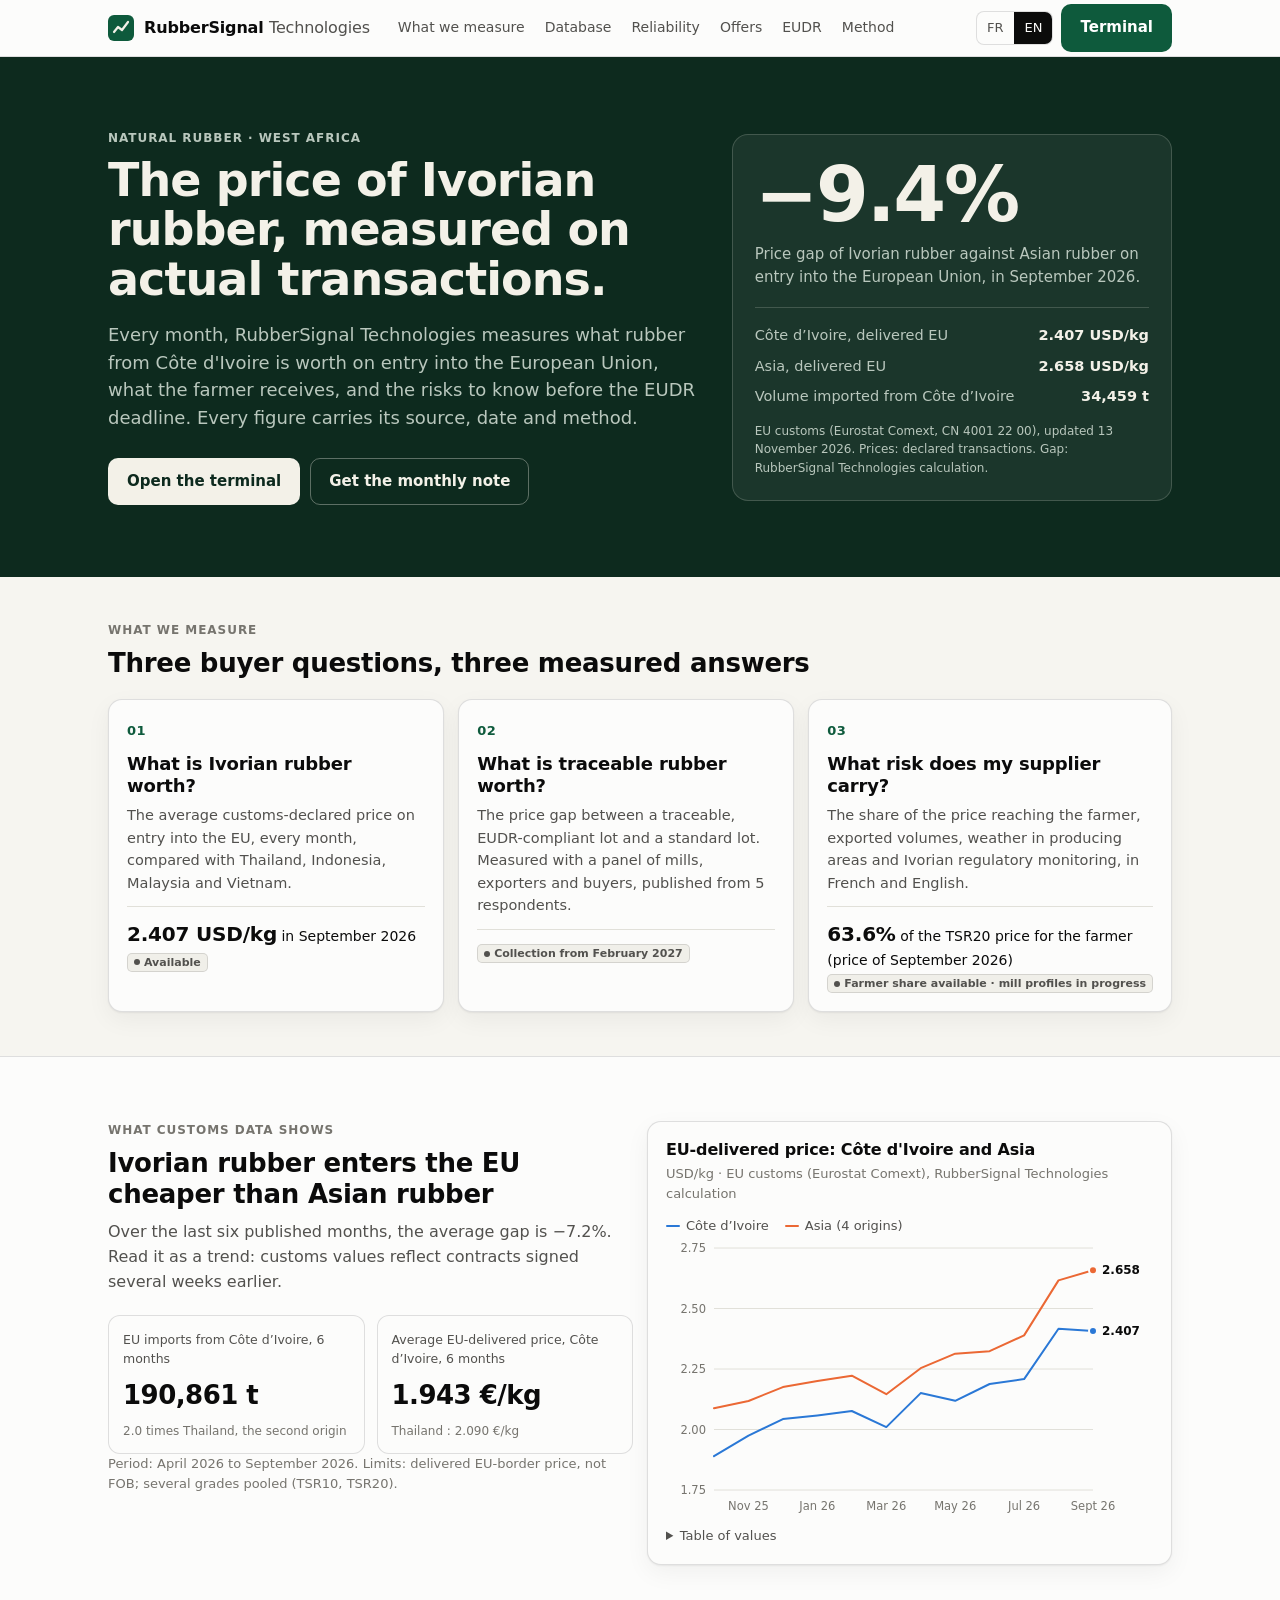
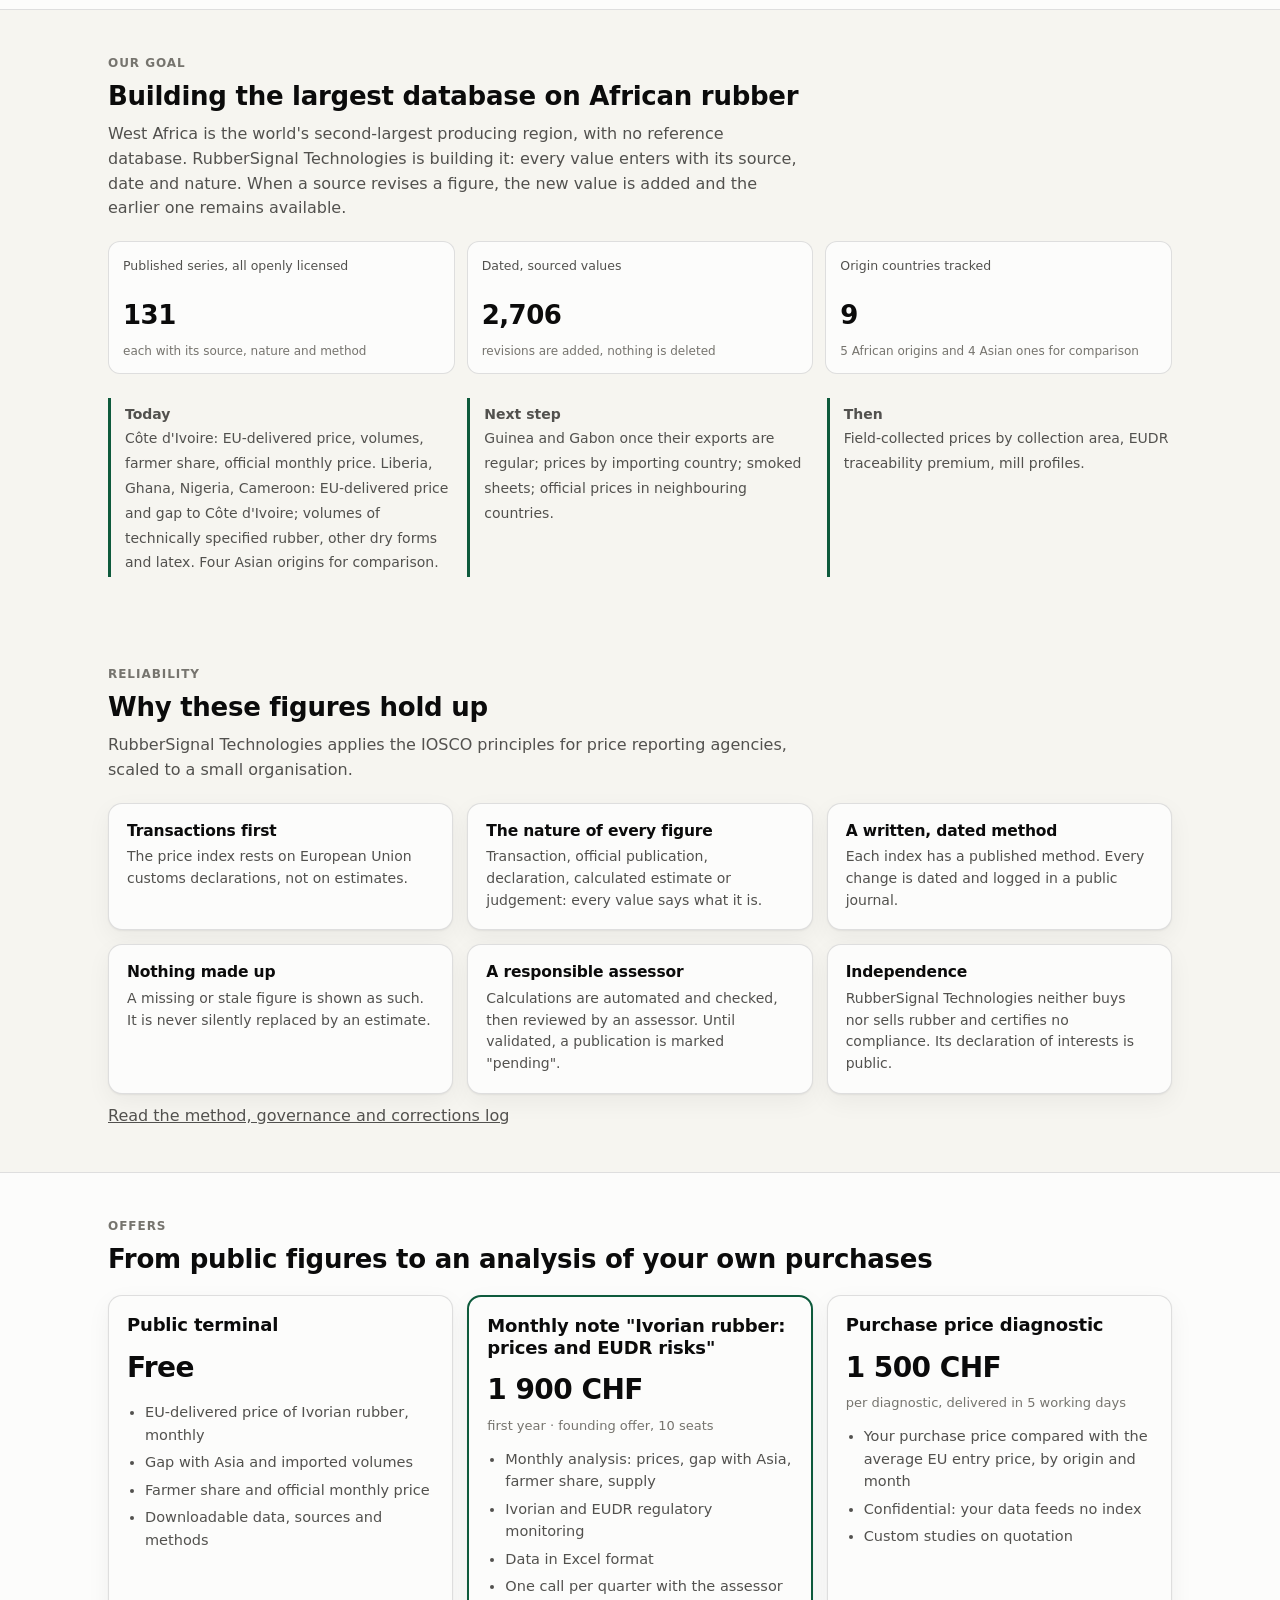
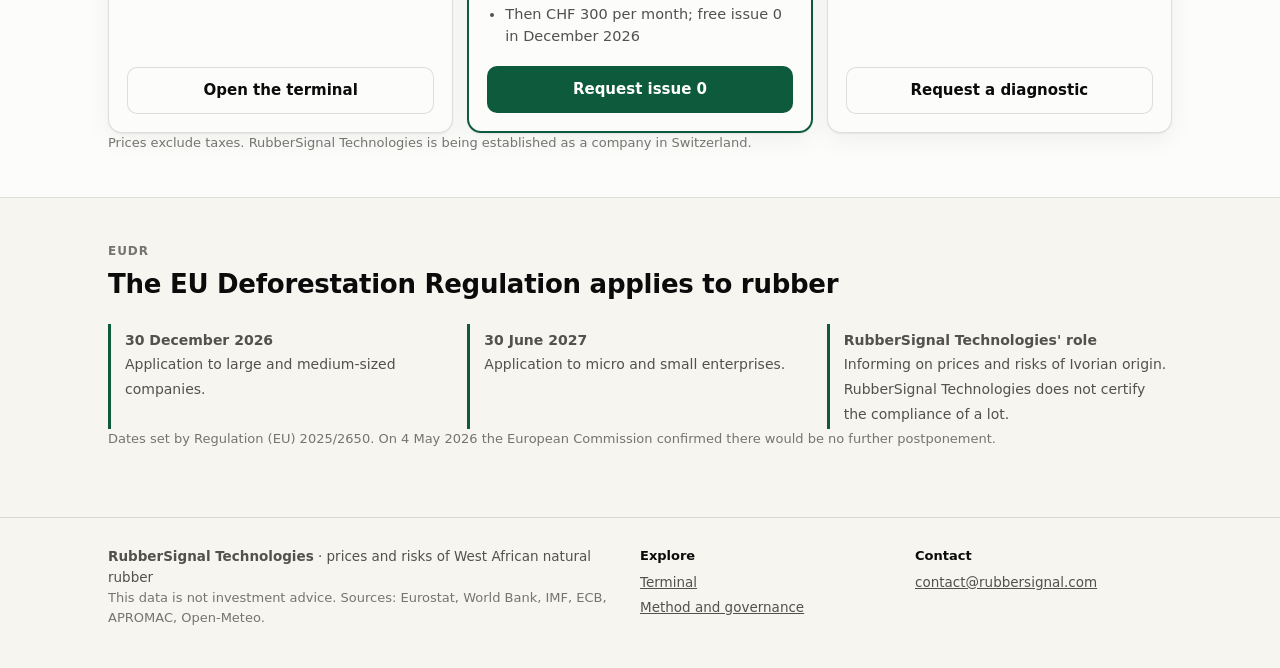
<file: site/index.html>
<!doctype html>
<html lang="fr" data-lang="fr">
<head>
<meta charset="utf-8">
<meta name="viewport" content="width=device-width, initial-scale=1">
<meta http-equiv="Content-Security-Policy" content="default-src 'self'; img-src 'self' data:; style-src 'self'; script-src 'self'; base-uri 'none'; form-action 'none'; object-src 'none'">
<meta name="referrer" content="no-referrer">
<title>RubberSignal Technologies : prix et risques du caoutchouc d'Afrique de l'Ouest</title>
<meta name="description" content="RubberSignal Technologies construit la plus grande base de données du caoutchouc africain. Le prix du caoutchouc ivoirien mesuré sur les douanes de l'Union européenne, la part du planteur, les risques à connaître avant l'échéance EUDR. Chaque chiffre porte sa source, sa date et sa méthode.">
<link rel="icon" href="assets/favicon.svg" type="image/svg+xml">
<link rel="stylesheet" href="assets/rs.css">
<script src="assets/rs-common.js"></script>
</head>
<body>

<header class="top">
  <div class="wrap">
    <a class="logo" href="index.html" aria-label="RubberSignal Technologies">
      <svg width="26" height="26" viewBox="0 0 26 26" aria-hidden="true"><rect width="26" height="26" rx="6" fill="#0e5a3c"/><path d="M6 17l4-5 4 3 6-8" fill="none" stroke="#f3f1e8" stroke-width="2.2" stroke-linecap="round" stroke-linejoin="round"/></svg>
      <span class="brand">RubberSignal <span class="brand-2">Technologies</span></span>
    </a>
    <nav class="nav" aria-label="Sections">
      <a href="#questions"><span lang="fr">Ce que nous mesurons</span><span lang="en">What we measure</span></a>
      <a href="#base"><span lang="fr">Base de données</span><span lang="en">Database</span></a>
      <a href="#confiance"><span lang="fr">Fiabilité</span><span lang="en">Reliability</span></a>
      <a href="#offres"><span lang="fr">Offres</span><span lang="en">Offers</span></a>
      <a href="#eudr">EUDR</a>
      <a href="methode.html"><span lang="fr">Méthode</span><span lang="en">Method</span></a>
    </nav>
    <div class="tools">
      <div class="seg" role="group" aria-label="Langue / Language">
        <button type="button" data-set-lang="fr">FR</button>
        <button type="button" data-set-lang="en">EN</button>
      </div>
      <a class="btn primary" href="terminal.html">Terminal</a>
    </div>
  </div>
</header>

<section class="hero">
  <div class="wrap">
    <div>
      <p class="eyebrow"><span lang="fr">Caoutchouc naturel · Afrique de l'Ouest</span><span lang="en">Natural rubber · West Africa</span></p>
      <h1>
        <span lang="fr">Le prix du caoutchouc ivoirien, mesuré sur des transactions réelles.</span>
        <span lang="en">The price of Ivorian rubber, measured on actual transactions.</span>
      </h1>
      <p class="lead">
        <span lang="fr">RubberSignal Technologies mesure chaque mois ce que vaut le caoutchouc de Côte d'Ivoire à son entrée dans l'Union européenne, ce que reçoit le planteur et les risques à connaître avant l'échéance EUDR. Chaque chiffre porte sa source, sa date et sa méthode.</span>
        <span lang="en">Every month, RubberSignal Technologies measures what rubber from Côte d'Ivoire is worth on entry into the European Union, what the farmer receives, and the risks to know before the EUDR deadline. Every figure carries its source, date and method.</span>
      </p>
      <div class="cta">
        <a class="btn on-hero" href="terminal.html"><span lang="fr">Ouvrir le terminal</span><span lang="en">Open the terminal</span></a>
        <a class="btn ghost-hero" href="mailto:contact@rubbersignal.com?subject=Note%20mensuelle%20RubberSignal%20Technologies%20%3A%20num%C3%A9ro%200"><span lang="fr">Recevoir la note mensuelle</span><span lang="en">Get the monthly note</span></a>
      </div>
    </div>
    <aside class="figure" aria-live="polite">
      <div class="big" id="h-big">—</div>
      <p class="cap" id="h-cap"></p>
      <dl id="h-dl"></dl>
      <p class="src" id="h-src"></p>
    </aside>
  </div>
</section>

<main>
  <section class="section" id="questions">
    <div class="wrap">
      <p class="eyebrow"><span lang="fr">Ce que nous mesurons</span><span lang="en">What we measure</span></p>
      <h2><span lang="fr">Trois questions d'acheteur, trois réponses chiffrées</span><span lang="en">Three buyer questions, three measured answers</span></h2>
      <div class="grid g3" id="q-cards">
        <article class="card q-card">
          <span class="num">01</span>
          <h3><span lang="fr">Combien vaut le caoutchouc ivoirien ?</span><span lang="en">What is Ivorian rubber worth?</span></h3>
          <p><span lang="fr">Le prix moyen déclaré en douane à l'entrée de l'UE, chaque mois, comparé à la Thaïlande, à l'Indonésie, à la Malaisie et au Vietnam.</span><span lang="en">The average customs-declared price on entry into the EU, every month, compared with Thailand, Indonesia, Malaysia and Vietnam.</span></p>
          <div class="answer"><b id="q1-val">—</b> <span id="q1-sub"></span><br><span class="tag status dot"><span lang="fr">Disponible</span><span lang="en">Available</span></span></div>
        </article>
        <article class="card q-card">
          <span class="num">02</span>
          <h3><span lang="fr">Combien vaut le caoutchouc traçable ?</span><span lang="en">What is traceable rubber worth?</span></h3>
          <p><span lang="fr">L'écart de prix entre un lot traçable, conforme à l'EUDR, et un lot standard. Mesuré auprès d'un panel d'usines, d'exportateurs et d'acheteurs, publié à partir de 5 déclarants.</span><span lang="en">The price gap between a traceable, EUDR-compliant lot and a standard lot. Measured with a panel of mills, exporters and buyers, published from 5 respondents.</span></p>
          <div class="answer"><span class="tag status dot"><span lang="fr">Collecte à partir de février 2027</span><span lang="en">Collection from February 2027</span></span></div>
        </article>
        <article class="card q-card">
          <span class="num">03</span>
          <h3><span lang="fr">Quel risque prend mon fournisseur ?</span><span lang="en">What risk does my supplier carry?</span></h3>
          <p><span lang="fr">La part du prix qui revient au planteur, les volumes exportés, la météo des zones de production et la veille réglementaire ivoirienne, en français et en anglais.</span><span lang="en">The share of the price reaching the farmer, exported volumes, weather in producing areas and Ivorian regulatory monitoring, in French and English.</span></p>
          <div class="answer"><b id="q3-val">—</b> <span id="q3-sub"></span><br><span class="tag status dot"><span lang="fr">Part du planteur disponible · fiches usines en construction</span><span lang="en">Farmer share available · mill profiles in progress</span></span></div>
        </article>
      </div>
    </div>
  </section>

  <section class="section band">
    <div class="wrap">
      <div class="grid g2">
        <div>
          <p class="eyebrow"><span lang="fr">Ce que disent les douanes</span><span lang="en">What customs data shows</span></p>
          <h2 id="c-titre"></h2>
          <p class="lead" id="c-lead"></p>
          <div class="kpis two" id="faits"></div>
          <p class="note" id="c-note"></p>
        </div>
        <div class="card chart-card">
          <h3><span lang="fr">Prix rendu UE : Côte d'Ivoire et Asie</span><span lang="en">EU-delivered price: Côte d'Ivoire and Asia</span></h3>
          <p class="sub">USD/kg · <span lang="fr">douanes de l'UE (Eurostat Comext), calcul RubberSignal Technologies</span><span lang="en">EU customs (Eurostat Comext), RubberSignal Technologies calculation</span></p>
          <div id="c-prix"></div>
          <div id="c-table"></div>
        </div>
      </div>
    </div>
  </section>

  <section class="section" id="base">
    <div class="wrap">
      <p class="eyebrow"><span lang="fr">Notre objectif</span><span lang="en">Our goal</span></p>
      <h2><span lang="fr">Construire la plus grande base de données du caoutchouc africain</span><span lang="en">Building the largest database on African rubber</span></h2>
      <p class="lead">
        <span lang="fr">L'Afrique de l'Ouest est la deuxième zone de production mondiale, sans base de données de référence. RubberSignal Technologies la construit : chaque valeur y entre avec sa source, sa date et sa nature. Quand une source révise un chiffre, la nouvelle valeur s'ajoute et l'ancienne reste consultable.</span>
        <span lang="en">West Africa is the world's second-largest producing region, with no reference database. RubberSignal Technologies is building it: every value enters with its source, date and nature. When a source revises a figure, the new value is added and the earlier one remains available.</span>
      </p>
      <div class="kpis" id="base-kpis"></div>
      <div class="timeline">
        <div class="step"><b><span lang="fr">Aujourd'hui</span><span lang="en">Today</span></b><span><span lang="fr">Côte d'Ivoire : prix rendu UE, volumes, part du planteur, prix officiel du mois. Liberia, Ghana, Nigeria, Cameroun : prix rendu UE et écart avec la Côte d'Ivoire ; volumes de caoutchouc technique, d'autres formes sèches et de latex. Quatre origines asiatiques pour la comparaison.</span><span lang="en">Côte d'Ivoire: EU-delivered price, volumes, farmer share, official monthly price. Liberia, Ghana, Nigeria, Cameroon: EU-delivered price and gap to Côte d'Ivoire; volumes of technically specified rubber, other dry forms and latex. Four Asian origins for comparison.</span></span></div>
        <div class="step"><b><span lang="fr">Prochaine étape</span><span lang="en">Next step</span></b><span><span lang="fr">Guinée et Gabon dès que leurs exportations sont régulières ; prix par pays importateur ; feuilles fumées ; prix officiels des pays voisins.</span><span lang="en">Guinea and Gabon once their exports are regular; prices by importing country; smoked sheets; official prices in neighbouring countries.</span></span></div>
        <div class="step"><b><span lang="fr">Ensuite</span><span lang="en">Then</span></b><span><span lang="fr">Prix par zone de collecte relevés sur le terrain, prime de traçabilité EUDR, fiches des usines.</span><span lang="en">Field-collected prices by collection area, EUDR traceability premium, mill profiles.</span></span></div>
      </div>
    </div>
  </section>

  <section class="section" id="confiance">
    <div class="wrap">
      <p class="eyebrow"><span lang="fr">Fiabilité</span><span lang="en">Reliability</span></p>
      <h2><span lang="fr">Pourquoi ces chiffres tiennent</span><span lang="en">Why these figures hold up</span></h2>
      <p class="lead"><span lang="fr">RubberSignal Technologies applique les principes de l'OICV (IOSCO) pour les agences de prix, à la mesure d'une petite structure.</span><span lang="en">RubberSignal Technologies applies the IOSCO principles for price reporting agencies, scaled to a small organisation.</span></p>
      <div class="grid g3">
        <article class="card principle"><h3><span lang="fr">Des transactions d'abord</span><span lang="en">Transactions first</span></h3><p><span lang="fr">L'indice de prix repose sur les déclarations en douane de l'Union européenne, pas sur des estimations.</span><span lang="en">The price index rests on European Union customs declarations, not on estimates.</span></p></article>
        <article class="card principle"><h3><span lang="fr">La nature de chaque chiffre</span><span lang="en">The nature of every figure</span></h3><p><span lang="fr">Transaction, publication officielle, déclaration, estimation calculée ou jugement : chaque valeur dit ce qu'elle est.</span><span lang="en">Transaction, official publication, declaration, calculated estimate or judgement: every value says what it is.</span></p></article>
        <article class="card principle"><h3><span lang="fr">Une méthode écrite et datée</span><span lang="en">A written, dated method</span></h3><p><span lang="fr">Chaque indice a sa méthode publiée. Tout changement est daté et consigné dans un journal public.</span><span lang="en">Each index has a published method. Every change is dated and logged in a public journal.</span></p></article>
        <article class="card principle"><h3><span lang="fr">Rien d'inventé</span><span lang="en">Nothing made up</span></h3><p><span lang="fr">Une donnée absente ou trop ancienne est affichée comme telle. Elle n'est jamais remplacée en silence par une estimation.</span><span lang="en">A missing or stale figure is shown as such. It is never silently replaced by an estimate.</span></p></article>
        <article class="card principle"><h3><span lang="fr">Un évaluateur responsable</span><span lang="en">A responsible assessor</span></h3><p><span lang="fr">Les calculs sont automatisés et contrôlés, puis relus par un évaluateur. Avant sa validation, la publication porte la mention « en attente ».</span><span lang="en">Calculations are automated and checked, then reviewed by an assessor. Until validated, a publication is marked "pending".</span></p></article>
        <article class="card principle"><h3><span lang="fr">Indépendance</span><span lang="en">Independence</span></h3><p><span lang="fr">RubberSignal Technologies n'achète ni ne vend de caoutchouc et ne certifie aucune conformité. Sa déclaration d'intérêts est publique.</span><span lang="en">RubberSignal Technologies neither buys nor sells rubber and certifies no compliance. Its declaration of interests is public.</span></p></article>
      </div>
      <p class="lead"><a href="methode.html"><span lang="fr">Lire la méthode, la gouvernance et le journal des corrections</span><span lang="en">Read the method, governance and corrections log</span></a></p>
    </div>
  </section>

  <section class="section band" id="offres">
    <div class="wrap">
      <p class="eyebrow"><span lang="fr">Offres</span><span lang="en">Offers</span></p>
      <h2><span lang="fr">Du chiffre public à l'analyse de vos propres achats</span><span lang="en">From public figures to an analysis of your own purchases</span></h2>
      <div class="grid g3">
        <article class="card offer">
          <h3><span lang="fr">Terminal public</span><span lang="en">Public terminal</span></h3>
          <div class="price"><span lang="fr">Gratuit</span><span lang="en">Free</span></div>
          <ul>
            <li><span lang="fr">Prix rendu UE du caoutchouc ivoirien, chaque mois</span><span lang="en">EU-delivered price of Ivorian rubber, monthly</span></li>
            <li><span lang="fr">Écart avec l'Asie et volumes importés</span><span lang="en">Gap with Asia and imported volumes</span></li>
            <li><span lang="fr">Part du planteur et prix officiel du mois</span><span lang="en">Farmer share and official monthly price</span></li>
            <li><span lang="fr">Données téléchargeables, sources et méthodes</span><span lang="en">Downloadable data, sources and methods</span></li>
          </ul>
          <a class="btn ghost" href="terminal.html"><span lang="fr">Ouvrir le terminal</span><span lang="en">Open the terminal</span></a>
        </article>
        <article class="card offer featured">
          <h3><span lang="fr">Note mensuelle « Caoutchouc ivoirien : prix et risques EUDR »</span><span lang="en">Monthly note "Ivorian rubber: prices and EUDR risks"</span></h3>
          <div class="price">1 900 CHF <small><span lang="fr">la première année · offre fondateurs, 10 places</span><span lang="en">first year · founding offer, 10 seats</span></small></div>
          <ul>
            <li><span lang="fr">Analyse mensuelle : prix, écart avec l'Asie, part du planteur, offre</span><span lang="en">Monthly analysis: prices, gap with Asia, farmer share, supply</span></li>
            <li><span lang="fr">Veille réglementaire ivoirienne et EUDR</span><span lang="en">Ivorian and EUDR regulatory monitoring</span></li>
            <li><span lang="fr">Données au format Excel</span><span lang="en">Data in Excel format</span></li>
            <li><span lang="fr">Un échange par trimestre avec l'évaluateur</span><span lang="en">One call per quarter with the assessor</span></li>
            <li><span lang="fr">Ensuite 300 CHF par mois ; numéro 0 gratuit en décembre 2026</span><span lang="en">Then CHF 300 per month; free issue 0 in December 2026</span></li>
          </ul>
          <a class="btn primary" href="mailto:contact@rubbersignal.com?subject=Note%20mensuelle%20RubberSignal%20Technologies%20%3A%20num%C3%A9ro%200"><span lang="fr">Demander le numéro 0</span><span lang="en">Request issue 0</span></a>
        </article>
        <article class="card offer">
          <h3><span lang="fr">Diagnostic de prix d'achat</span><span lang="en">Purchase price diagnostic</span></h3>
          <div class="price">1 500 CHF <small><span lang="fr">par diagnostic, livré en 5 jours ouvrés</span><span lang="en">per diagnostic, delivered in 5 working days</span></small></div>
          <ul>
            <li><span lang="fr">Votre prix d'achat comparé au prix moyen d'entrée dans l'UE, par origine et par mois</span><span lang="en">Your purchase price compared with the average EU entry price, by origin and month</span></li>
            <li><span lang="fr">Confidentiel : vos données n'alimentent aucun indice</span><span lang="en">Confidential: your data feeds no index</span></li>
            <li><span lang="fr">Études sur mesure sur devis</span><span lang="en">Custom studies on quotation</span></li>
          </ul>
          <a class="btn ghost" href="mailto:contact@rubbersignal.com?subject=Diagnostic%20de%20prix%20d%27achat"><span lang="fr">Demander un diagnostic</span><span lang="en">Request a diagnostic</span></a>
        </article>
      </div>
      <p class="note"><span lang="fr">Prix hors taxes. RubberSignal Technologies est en cours de constitution en Suisse.</span><span lang="en">Prices exclude taxes. RubberSignal Technologies is being established as a company in Switzerland.</span></p>
    </div>
  </section>

  <section class="section" id="eudr">
    <div class="wrap">
      <p class="eyebrow">EUDR</p>
      <h2><span lang="fr">Le règlement européen sur la déforestation s'applique au caoutchouc</span><span lang="en">The EU Deforestation Regulation applies to rubber</span></h2>
      <div class="timeline">
        <div class="step"><b><span lang="fr">30 décembre 2026</span><span lang="en">30 December 2026</span></b><span><span lang="fr">Application aux grandes et moyennes entreprises.</span><span lang="en">Application to large and medium-sized companies.</span></span></div>
        <div class="step"><b><span lang="fr">30 juin 2027</span><span lang="en">30 June 2027</span></b><span><span lang="fr">Application aux micro et petites entreprises.</span><span lang="en">Application to micro and small enterprises.</span></span></div>
        <div class="step"><b><span lang="fr">Le rôle de RubberSignal Technologies</span><span lang="en">RubberSignal Technologies' role</span></b><span><span lang="fr">Informer sur les prix et les risques de l'origine ivoirienne. RubberSignal Technologies ne certifie pas la conformité d'un lot.</span><span lang="en">Informing on prices and risks of Ivorian origin. RubberSignal Technologies does not certify the compliance of a lot.</span></span></div>
      </div>
      <p class="note"><span lang="fr">Dates fixées par le règlement (UE) 2025/2650. La Commission européenne a confirmé le 4 mai 2026 qu'il n'y aurait pas de nouveau report.</span><span lang="en">Dates set by Regulation (EU) 2025/2650. On 4 May 2026 the European Commission confirmed there would be no further postponement.</span></p>
    </div>
  </section>
</main>

<footer class="foot">
  <div class="wrap cols">
    <div>
      <p><strong>RubberSignal Technologies</strong> · <span lang="fr">prix et risques du caoutchouc naturel d'Afrique de l'Ouest</span><span lang="en">prices and risks of West African natural rubber</span></p>
      <p class="note"><span lang="fr">Ces données ne constituent pas un conseil en investissement. Sources : Eurostat, Banque mondiale, FMI, BCE, APROMAC, Open-Meteo.</span><span lang="en">This data is not investment advice. Sources: Eurostat, World Bank, IMF, ECB, APROMAC, Open-Meteo.</span></p>
    </div>
    <div>
      <h4><span lang="fr">Explorer</span><span lang="en">Explore</span></h4>
      <ul>
        <li><a href="terminal.html">Terminal</a></li>
        <li><a href="methode.html"><span lang="fr">Méthode et gouvernance</span><span lang="en">Method and governance</span></a></li>
      </ul>
    </div>
    <div>
      <h4>Contact</h4>
      <ul><li><a href="mailto:contact@rubbersignal.com">contact@rubbersignal.com</a></li></ul>
    </div>
  </div>
</footer>

<script src="data/terminal.js"></script>
<script src="assets/rs-charts.js"></script>
<script src="assets/rs-site.js"></script>
</body>
</html>
</file>
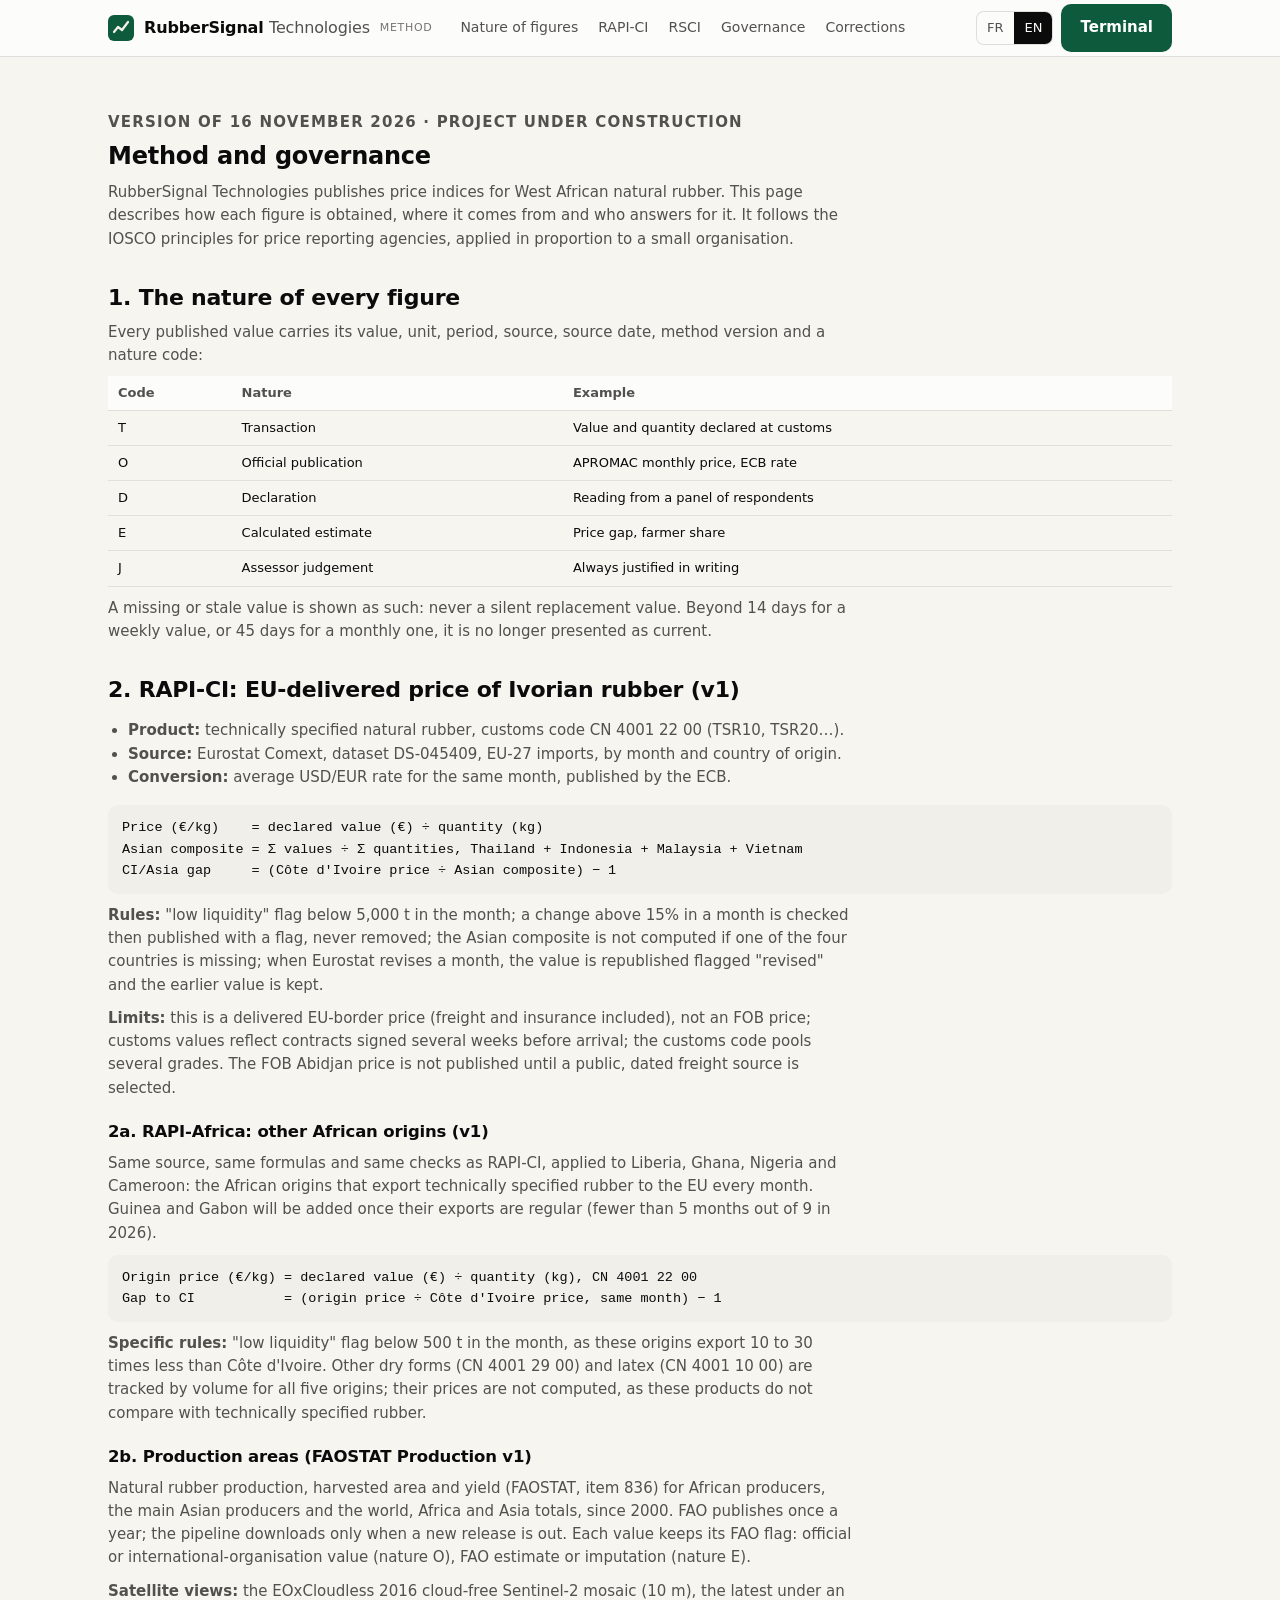
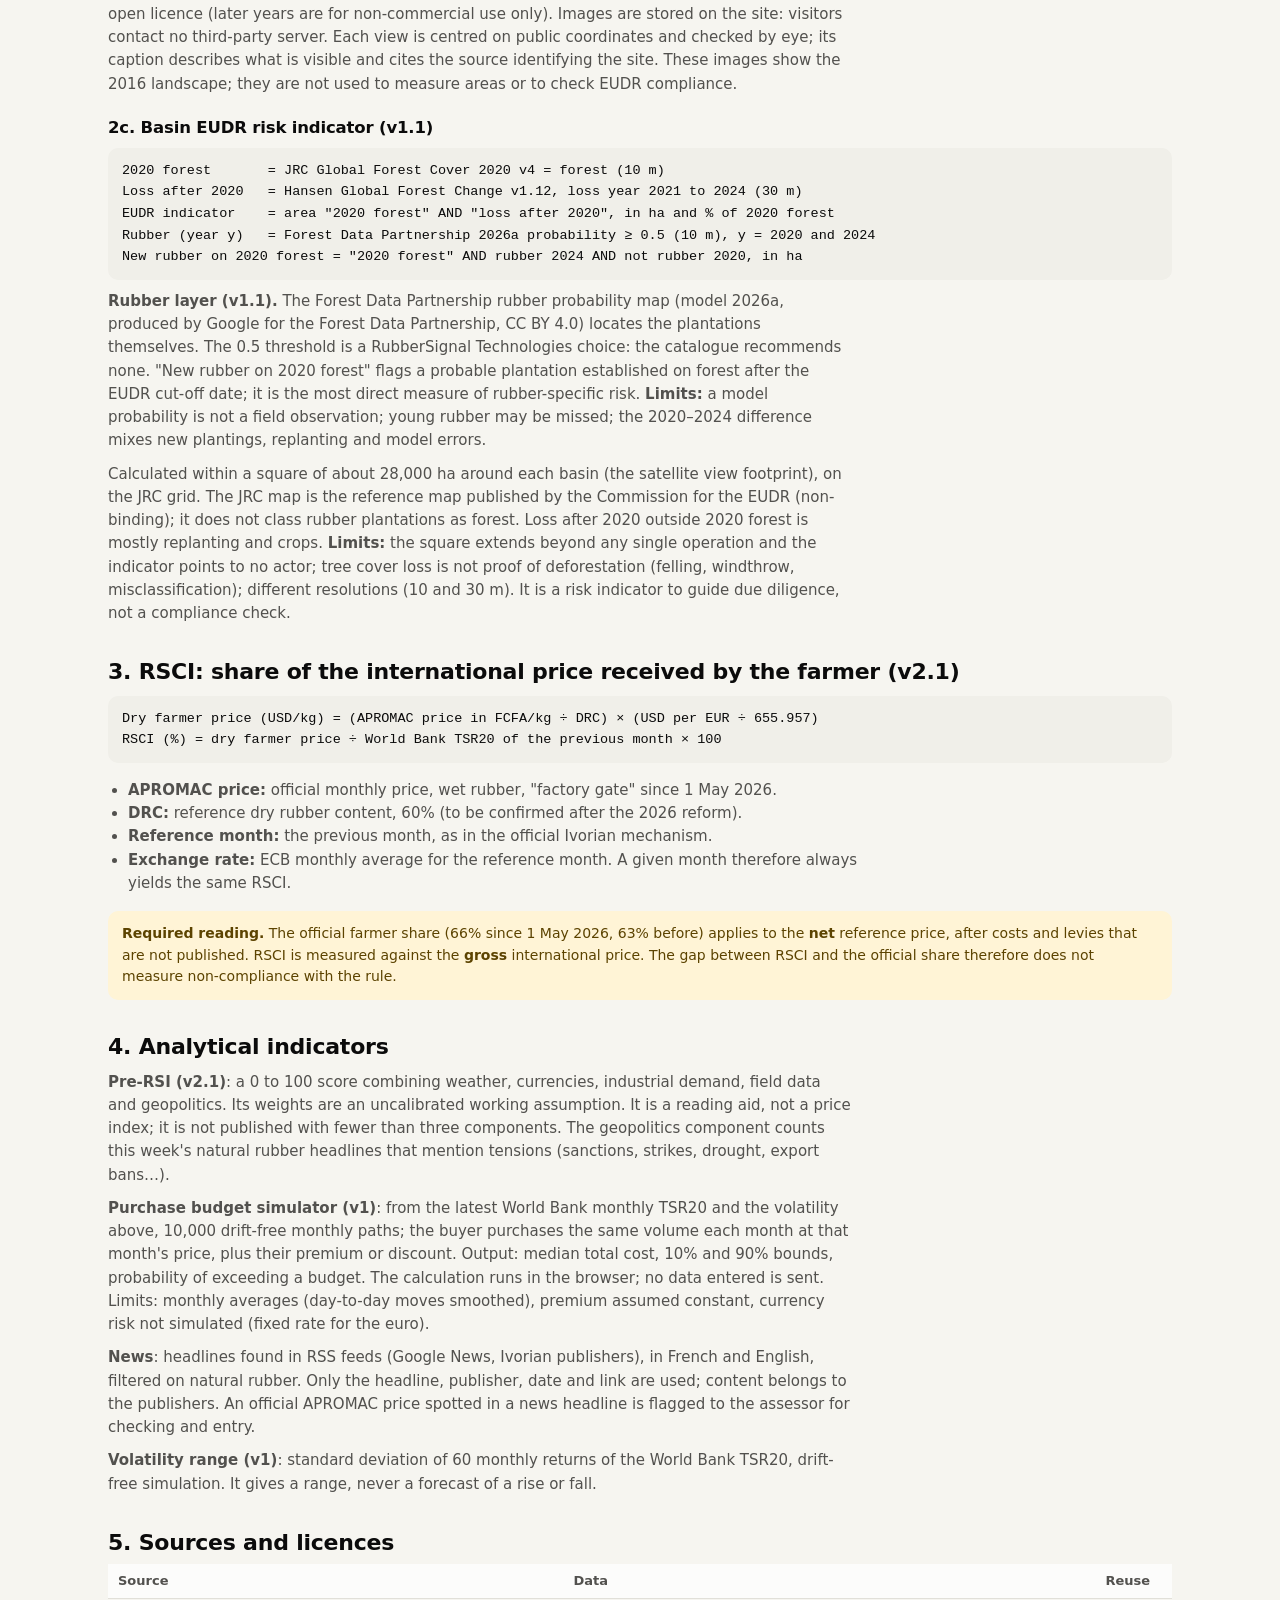
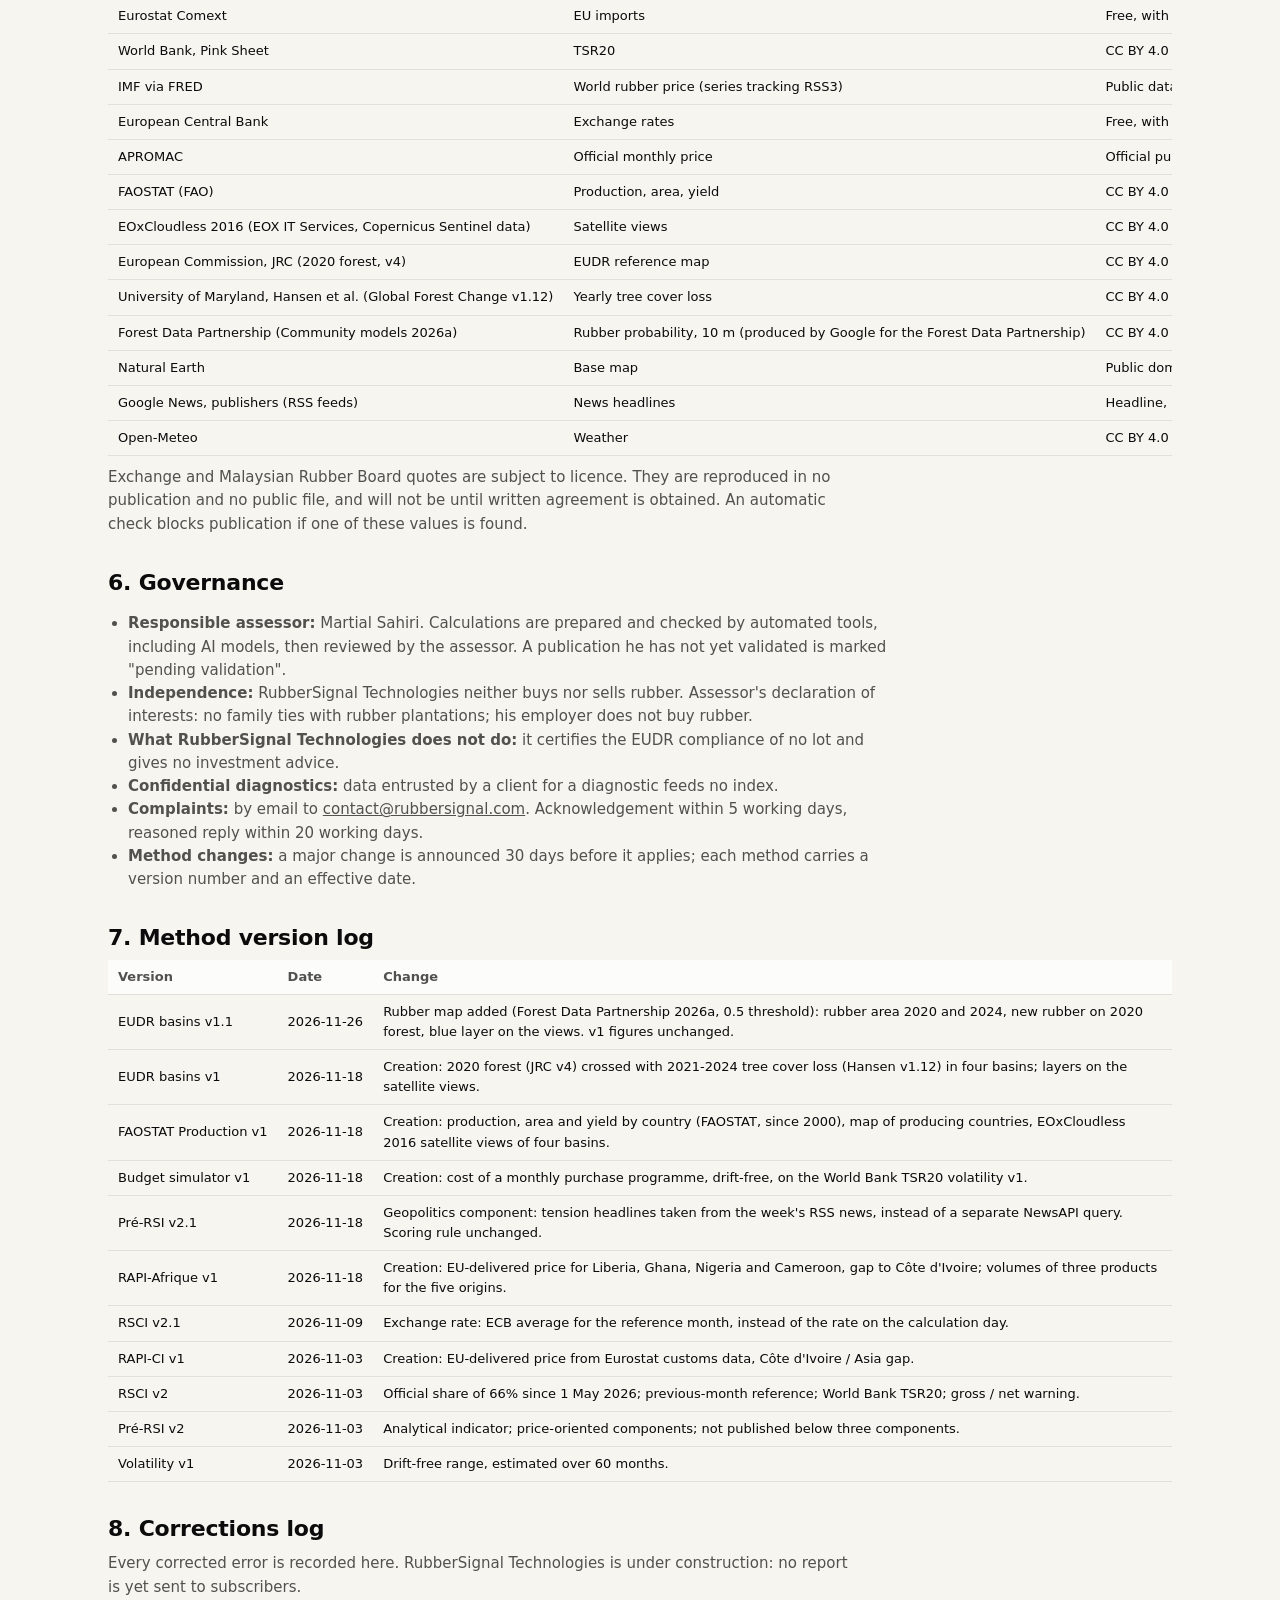
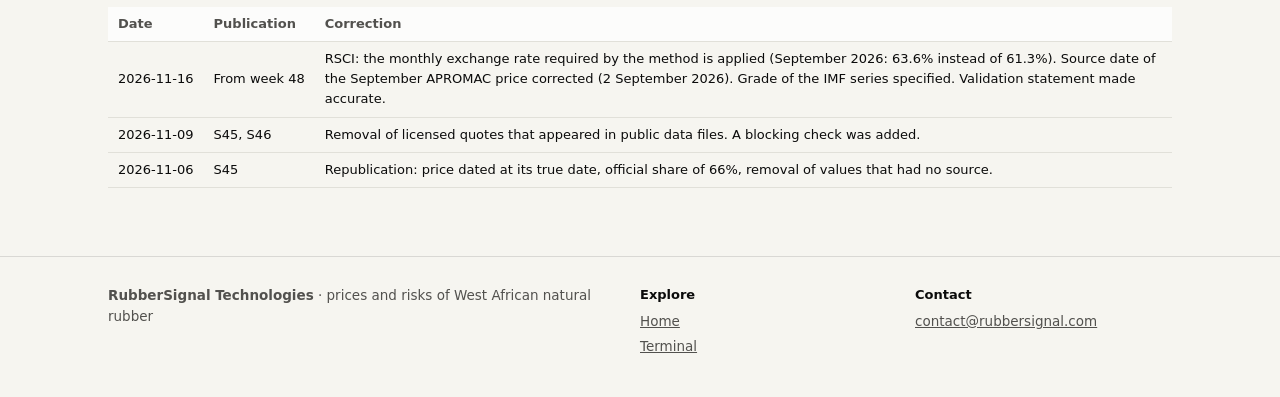
<file: site/methode.html>
<!doctype html>
<html lang="fr" data-lang="fr">
<head>
<meta charset="utf-8">
<meta name="viewport" content="width=device-width, initial-scale=1">
<meta http-equiv="Content-Security-Policy" content="default-src 'self'; img-src 'self' data:; style-src 'self'; script-src 'self'; base-uri 'none'; form-action 'none'; object-src 'none'">
<meta name="referrer" content="no-referrer">
<title>RubberSignal Technologies : méthode et gouvernance</title>
<meta name="description" content="Méthode des indices RubberSignal Technologies (RAPI-CI, RSCI), sources et licences, gouvernance selon les principes IOSCO, journal des versions et journal des corrections.">
<link rel="icon" href="assets/favicon.svg" type="image/svg+xml">
<link rel="stylesheet" href="assets/rs.css">
<script src="assets/rs-common.js"></script>
</head>
<body>

<header class="top">
  <div class="wrap">
    <a class="logo" href="index.html" aria-label="RubberSignal Technologies">
      <svg width="26" height="26" viewBox="0 0 26 26" aria-hidden="true"><rect width="26" height="26" rx="6" fill="#0e5a3c"/><path d="M6 17l4-5 4 3 6-8" fill="none" stroke="#f3f1e8" stroke-width="2.2" stroke-linecap="round" stroke-linejoin="round"/></svg>
      <span class="brand">RubberSignal <span class="brand-2">Technologies</span></span><small><span lang="fr">Méthode</span><span lang="en">Method</span></small>
    </a>
    <nav class="nav" aria-label="Sections">
      <a href="#nature"><span lang="fr">Nature des chiffres</span><span lang="en">Nature of figures</span></a>
      <a href="#rapi">RAPI-CI</a>
      <a href="#rsci">RSCI</a>
      <a href="#gouvernance"><span lang="fr">Gouvernance</span><span lang="en">Governance</span></a>
      <a href="#corrections"><span lang="fr">Corrections</span><span lang="en">Corrections</span></a>
    </nav>
    <div class="tools">
      <div class="seg" role="group" aria-label="Langue / Language">
        <button type="button" data-set-lang="fr">FR</button>
        <button type="button" data-set-lang="en">EN</button>
      </div>
      <a class="btn primary" href="terminal.html">Terminal</a>
    </div>
  </div>
</header>

<main class="wrap prose">
  <section class="section">
    <p class="eyebrow"><span lang="fr">Version du 16 novembre 2026 · projet en construction</span><span lang="en">Version of 16 November 2026 · project under construction</span></p>
    <h1><span lang="fr">Méthode et gouvernance</span><span lang="en">Method and governance</span></h1>
    <p><span lang="fr">RubberSignal Technologies publie des indices de prix du caoutchouc naturel d'Afrique de l'Ouest. Cette page décrit comment chaque chiffre est obtenu, d'où il vient et qui en répond. Elle suit les principes de l'OICV (IOSCO) pour les agences de prix, appliqués de façon proportionnée à une petite structure.</span><span lang="en">RubberSignal Technologies publishes price indices for West African natural rubber. This page describes how each figure is obtained, where it comes from and who answers for it. It follows the IOSCO principles for price reporting agencies, applied in proportion to a small organisation.</span></p>

    <h2 id="nature"><span lang="fr">1. La nature de chaque chiffre</span><span lang="en">1. The nature of every figure</span></h2>
    <p><span lang="fr">Chaque valeur publiée porte sa valeur, son unité, sa période, sa source, la date de la source, la version de la méthode et un code de nature :</span><span lang="en">Every published value carries its value, unit, period, source, source date, method version and a nature code:</span></p>
    <div class="scroll"><table class="data">
      <thead><tr><th class="l">Code</th><th class="l"><span lang="fr">Nature</span><span lang="en">Nature</span></th><th class="l"><span lang="fr">Exemple</span><span lang="en">Example</span></th></tr></thead>
      <tbody>
        <tr><td class="l">T</td><td class="l"><span lang="fr">Transaction</span><span lang="en">Transaction</span></td><td class="l"><span lang="fr">Valeur et quantité déclarées en douane</span><span lang="en">Value and quantity declared at customs</span></td></tr>
        <tr><td class="l">O</td><td class="l"><span lang="fr">Publication officielle</span><span lang="en">Official publication</span></td><td class="l"><span lang="fr">Prix du mois de l'APROMAC, taux de la BCE</span><span lang="en">APROMAC monthly price, ECB rate</span></td></tr>
        <tr><td class="l">D</td><td class="l"><span lang="fr">Déclaration</span><span lang="en">Declaration</span></td><td class="l"><span lang="fr">Relevé d'un panel de déclarants</span><span lang="en">Reading from a panel of respondents</span></td></tr>
        <tr><td class="l">E</td><td class="l"><span lang="fr">Estimation calculée</span><span lang="en">Calculated estimate</span></td><td class="l"><span lang="fr">Écart de prix, part du planteur</span><span lang="en">Price gap, farmer share</span></td></tr>
        <tr><td class="l">J</td><td class="l"><span lang="fr">Jugement de l'évaluateur</span><span lang="en">Assessor judgement</span></td><td class="l"><span lang="fr">Toujours justifié par écrit</span><span lang="en">Always justified in writing</span></td></tr>
      </tbody>
    </table></div>
    <p><span lang="fr">Une valeur absente ou trop ancienne est affichée comme telle : jamais de valeur de remplacement silencieuse. Au-delà de 14 jours pour une valeur hebdomadaire, ou de 45 jours pour une valeur mensuelle, elle n'est plus présentée comme actuelle.</span><span lang="en">A missing or stale value is shown as such: never a silent replacement value. Beyond 14 days for a weekly value, or 45 days for a monthly one, it is no longer presented as current.</span></p>

    <h2 id="rapi"><span lang="fr">2. RAPI-CI : prix du caoutchouc ivoirien rendu UE (v1)</span><span lang="en">2. RAPI-CI: EU-delivered price of Ivorian rubber (v1)</span></h2>
    <ul>
      <li><span lang="fr"><strong>Produit :</strong> caoutchouc naturel techniquement spécifié, code douanier NC 4001 22 00 (TSR10, TSR20…).</span><span lang="en"><strong>Product:</strong> technically specified natural rubber, customs code CN 4001 22 00 (TSR10, TSR20…).</span></li>
      <li><span lang="fr"><strong>Source :</strong> Eurostat Comext, base DS-045409, importations de l'UE à 27, par mois et par pays d'origine.</span><span lang="en"><strong>Source:</strong> Eurostat Comext, dataset DS-045409, EU-27 imports, by month and country of origin.</span></li>
      <li><span lang="fr"><strong>Conversion :</strong> taux USD/EUR moyen du même mois, publié par la BCE.</span><span lang="en"><strong>Conversion:</strong> average USD/EUR rate for the same month, published by the ECB.</span></li>
    </ul>
    <div class="formula"><span lang="fr">Prix (€/kg)   = valeur déclarée (€) ÷ quantité (kg)
Composite Asie = Σ valeurs ÷ Σ quantités, Thaïlande + Indonésie + Malaisie + Vietnam
Écart CI/Asie  = (prix Côte d'Ivoire ÷ composite Asie) − 1</span><span lang="en">Price (€/kg)    = declared value (€) ÷ quantity (kg)
Asian composite = Σ values ÷ Σ quantities, Thailand + Indonesia + Malaysia + Vietnam
CI/Asia gap     = (Côte d'Ivoire price ÷ Asian composite) − 1</span></div>
    <p><span lang="fr"><strong>Règles :</strong> mention « faible liquidité » sous 5 000 t dans le mois ; une variation de plus de 15 % sur un mois est vérifiée puis publiée avec une mention, jamais supprimée ; le composite Asie n'est pas calculé si un des quatre pays manque ; quand Eurostat révise un mois, la valeur est republiée avec la mention « révisé » et l'ancienne valeur est conservée.</span><span lang="en"><strong>Rules:</strong> "low liquidity" flag below 5,000 t in the month; a change above 15% in a month is checked then published with a flag, never removed; the Asian composite is not computed if one of the four countries is missing; when Eurostat revises a month, the value is republished flagged "revised" and the earlier value is kept.</span></p>
    <p><span lang="fr"><strong>Limites :</strong> c'est un prix rendu frontière UE (fret et assurance compris), pas un prix FOB ; la valeur en douane reflète des contrats signés plusieurs semaines avant l'arrivée ; le code douanier regroupe plusieurs grades. Le prix FOB Abidjan n'est pas publié tant qu'aucune source de fret publique et datée n'est retenue.</span><span lang="en"><strong>Limits:</strong> this is a delivered EU-border price (freight and insurance included), not an FOB price; customs values reflect contracts signed several weeks before arrival; the customs code pools several grades. The FOB Abidjan price is not published until a public, dated freight source is selected.</span></p>

    <h3 id="rapi-afrique"><span lang="fr">2 bis. RAPI-Afrique : autres origines africaines (v1)</span><span lang="en">2a. RAPI-Africa: other African origins (v1)</span></h3>
    <p><span lang="fr">Même source, mêmes formules et mêmes contrôles que RAPI-CI, appliqués au Liberia, au Ghana, au Nigeria et au Cameroun : les origines africaines qui exportent du caoutchouc technique vers l'UE chaque mois. La Guinée et le Gabon seront ajoutés quand leurs exportations seront régulières (moins de 5 mois sur 9 en 2026).</span><span lang="en">Same source, same formulas and same checks as RAPI-CI, applied to Liberia, Ghana, Nigeria and Cameroon: the African origins that export technically specified rubber to the EU every month. Guinea and Gabon will be added once their exports are regular (fewer than 5 months out of 9 in 2026).</span></p>
    <div class="formula"><span lang="fr">Prix origine (€/kg)  = valeur déclarée (€) ÷ quantité (kg), NC 4001 22 00
Écart à la CI         = (prix origine ÷ prix Côte d'Ivoire du même mois) − 1</span><span lang="en">Origin price (€/kg) = declared value (€) ÷ quantity (kg), CN 4001 22 00
Gap to CI           = (origin price ÷ Côte d'Ivoire price, same month) − 1</span></div>
    <p><span lang="fr"><strong>Règles propres :</strong> mention « faible liquidité » sous 500 t dans le mois, car ces origines exportent 10 à 30 fois moins que la Côte d'Ivoire. Les autres formes sèches (NC 4001 29 00) et le latex (NC 4001 10 00) sont suivis en volume pour les cinq origines ; leurs prix ne sont pas calculés, car ces produits ne se comparent pas au caoutchouc technique.</span><span lang="en"><strong>Specific rules:</strong> "low liquidity" flag below 500 t in the month, as these origins export 10 to 30 times less than Côte d'Ivoire. Other dry forms (CN 4001 29 00) and latex (CN 4001 10 00) are tracked by volume for all five origins; their prices are not computed, as these products do not compare with technically specified rubber.</span></p>

    <h3 id="production"><span lang="fr">2 ter. Zones de production (Production FAOSTAT v1)</span><span lang="en">2b. Production areas (FAOSTAT Production v1)</span></h3>
    <p><span lang="fr">Production, superficie récoltée et rendement du caoutchouc naturel (FAOSTAT, produit 836) pour les producteurs africains, les grands producteurs asiatiques et les totaux monde, Afrique et Asie, depuis 2000. La FAO publie une fois par an ; la chaîne ne télécharge que si une nouvelle publication est parue. Chaque valeur garde le drapeau de la FAO : valeur officielle ou d'organisation internationale (nature O), estimation ou imputation de la FAO (nature E).</span><span lang="en">Natural rubber production, harvested area and yield (FAOSTAT, item 836) for African producers, the main Asian producers and the world, Africa and Asia totals, since 2000. FAO publishes once a year; the pipeline downloads only when a new release is out. Each value keeps its FAO flag: official or international-organisation value (nature O), FAO estimate or imputation (nature E).</span></p>
    <p><span lang="fr"><strong>Vues satellite :</strong> mosaïque Sentinel-2 sans nuages EOxCloudless 2016 (10 m), la plus récente sous licence libre (les années suivantes sont réservées à un usage non commercial). Les images sont enregistrées sur le site : le visiteur ne contacte aucun serveur tiers. Chaque vue est centrée sur des coordonnées publiques et vérifiée à l'œil ; sa légende décrit ce qui est visible et cite la source qui identifie le site. Ces images montrent le paysage de 2016 ; elles ne servent ni à mesurer une surface ni à vérifier une conformité EUDR.</span><span lang="en"><strong>Satellite views:</strong> the EOxCloudless 2016 cloud-free Sentinel-2 mosaic (10 m), the latest under an open licence (later years are for non-commercial use only). Images are stored on the site: visitors contact no third-party server. Each view is centred on public coordinates and checked by eye; its caption describes what is visible and cites the source identifying the site. These images show the 2016 landscape; they are not used to measure areas or to check EUDR compliance.</span></p>

    <h3 id="eudr"><span lang="fr">2 quater. Indicateur de risque EUDR des bassins (v1.1)</span><span lang="en">2c. Basin EUDR risk indicator (v1.1)</span></h3>
    <div class="formula"><span lang="fr">Forêt 2020        = JRC Global Forest Cover 2020 v4 = forêt (10 m)
Perte après 2020  = Hansen Global Forest Change v1.12, année de perte 2021 à 2024 (30 m)
Indicateur EUDR   = surface « forêt 2020 » ET « perte après 2020 », en ha et en % de la forêt 2020
Hévéa (année a)   = probabilité Forest Data Partnership 2026a ≥ 0,5 (10 m), a = 2020 et 2024
Nouvel hévéa sur forêt 2020 = « forêt 2020 » ET hévéa 2024 ET pas hévéa 2020, en ha</span><span lang="en">2020 forest       = JRC Global Forest Cover 2020 v4 = forest (10 m)
Loss after 2020   = Hansen Global Forest Change v1.12, loss year 2021 to 2024 (30 m)
EUDR indicator    = area "2020 forest" AND "loss after 2020", in ha and % of 2020 forest
Rubber (year y)   = Forest Data Partnership 2026a probability ≥ 0.5 (10 m), y = 2020 and 2024
New rubber on 2020 forest = "2020 forest" AND rubber 2024 AND not rubber 2020, in ha</span></div>
    <p><span lang="fr"><strong>Couche hévéa (v1.1).</strong> La carte de probabilité de l'hévéa du Forest Data Partnership (modèle 2026a, produite par Google pour le Forest Data Partnership, CC BY 4.0) localise les plantations elles-mêmes. Le seuil de 0,5 est un choix de RubberSignal Technologies : le catalogue n'en recommande aucun. Le « nouvel hévéa sur forêt 2020 » repère une plantation probable établie sur une forêt après la date de référence EUDR ; c'est la mesure la plus directe du risque propre au caoutchouc. <strong>Limites :</strong> une probabilité de modèle n'est pas une observation de terrain ; un jeune hévéa peut être mal détecté ; l'écart entre 2020 et 2024 mêle plantations nouvelles, replantations et erreurs du modèle.</span><span lang="en"><strong>Rubber layer (v1.1).</strong> The Forest Data Partnership rubber probability map (model 2026a, produced by Google for the Forest Data Partnership, CC BY 4.0) locates the plantations themselves. The 0.5 threshold is a RubberSignal Technologies choice: the catalogue recommends none. "New rubber on 2020 forest" flags a probable plantation established on forest after the EUDR cut-off date; it is the most direct measure of rubber-specific risk. <strong>Limits:</strong> a model probability is not a field observation; young rubber may be missed; the 2020–2024 difference mixes new plantings, replanting and model errors.</span></p>
    <p><span lang="fr">Calculé dans un carré d'environ 28 000 ha autour de chaque bassin (l'emprise de la vue satellite), sur la grille JRC. La carte JRC est la carte de référence publiée par la Commission pour l'EUDR (non contraignante) ; elle ne classe pas les plantations d'hévéa en forêt. Une perte après 2020 hors forêt 2020 correspond surtout aux replantations et aux cultures. <strong>Limites :</strong> le carré dépasse les limites de toute exploitation et l'indicateur ne désigne aucun acteur ; une perte de couvert n'est pas une preuve de déforestation (coupe, chablis, erreur de classement) ; résolutions différentes (10 et 30 m). C'est un indicateur de risque pour orienter une diligence raisonnée, pas une vérification de conformité.</span><span lang="en">Calculated within a square of about 28,000 ha around each basin (the satellite view footprint), on the JRC grid. The JRC map is the reference map published by the Commission for the EUDR (non-binding); it does not class rubber plantations as forest. Loss after 2020 outside 2020 forest is mostly replanting and crops. <strong>Limits:</strong> the square extends beyond any single operation and the indicator points to no actor; tree cover loss is not proof of deforestation (felling, windthrow, misclassification); different resolutions (10 and 30 m). It is a risk indicator to guide due diligence, not a compliance check.</span></p>

    <h2 id="rsci"><span lang="fr">3. RSCI : part du prix international reçue par le planteur (v2.1)</span><span lang="en">3. RSCI: share of the international price received by the farmer (v2.1)</span></h2>
    <div class="formula"><span lang="fr">Prix planteur sec (USD/kg) = (prix APROMAC en FCFA/kg ÷ DRC) × (USD par EUR ÷ 655,957)
RSCI (%) = prix planteur sec ÷ TSR20 Banque mondiale du mois précédent × 100</span><span lang="en">Dry farmer price (USD/kg) = (APROMAC price in FCFA/kg ÷ DRC) × (USD per EUR ÷ 655.957)
RSCI (%) = dry farmer price ÷ World Bank TSR20 of the previous month × 100</span></div>
    <ul>
      <li><span lang="fr"><strong>Prix APROMAC :</strong> prix officiel du mois, caoutchouc humide, « carreau usine » depuis le 1<sup>er</sup> mai 2026.</span><span lang="en"><strong>APROMAC price:</strong> official monthly price, wet rubber, "factory gate" since 1 May 2026.</span></li>
      <li><span lang="fr"><strong>DRC :</strong> teneur en caoutchouc sec de référence, 60 % (à confirmer après la réforme de 2026).</span><span lang="en"><strong>DRC:</strong> reference dry rubber content, 60% (to be confirmed after the 2026 reform).</span></li>
      <li><span lang="fr"><strong>Mois de référence :</strong> le mois précédent, comme dans le mécanisme officiel ivoirien.</span><span lang="en"><strong>Reference month:</strong> the previous month, as in the official Ivorian mechanism.</span></li>
      <li><span lang="fr"><strong>Taux de change :</strong> moyenne mensuelle de la BCE du mois de référence. Un même mois donne donc toujours le même RSCI.</span><span lang="en"><strong>Exchange rate:</strong> ECB monthly average for the reference month. A given month therefore always yields the same RSCI.</span></li>
    </ul>
    <div class="callout"><span lang="fr"><strong>Lecture obligatoire.</strong> La part officielle du planteur (66 % depuis le 1<sup>er</sup> mai 2026, 63 % auparavant) s'applique au prix de référence <strong>net</strong>, après des coûts et une fiscalité qui ne sont pas publiés. Le RSCI se rapporte au prix international <strong>brut</strong>. L'écart entre le RSCI et la part officielle ne mesure donc pas un non-respect de la règle.</span><span lang="en"><strong>Required reading.</strong> The official farmer share (66% since 1 May 2026, 63% before) applies to the <strong>net</strong> reference price, after costs and levies that are not published. RSCI is measured against the <strong>gross</strong> international price. The gap between RSCI and the official share therefore does not measure non-compliance with the rule.</span></div>

    <h2><span lang="fr">4. Indicateurs d'analyse</span><span lang="en">4. Analytical indicators</span></h2>
    <p><span lang="fr"><strong>Pré-RSI (v2.1)</strong> : score de 0 à 100 qui combine météo, devises, demande industrielle, terrain et géopolitique. Ses pondérations sont une hypothèse de travail non calibrée. C'est une aide à la lecture, pas un indice de prix ; il n'est pas publié avec moins de trois composantes. La composante géopolitique compte les titres de la semaine sur le caoutchouc naturel qui parlent de tensions (sanctions, grève, sécheresse, interdiction d'export…).</span><span lang="en"><strong>Pre-RSI (v2.1)</strong>: a 0 to 100 score combining weather, currencies, industrial demand, field data and geopolitics. Its weights are an uncalibrated working assumption. It is a reading aid, not a price index; it is not published with fewer than three components. The geopolitics component counts this week's natural rubber headlines that mention tensions (sanctions, strikes, drought, export bans…).</span></p>
    <p><span lang="fr"><strong>Simulateur de budget d'achat (v1)</strong> : à partir du dernier TSR20 mensuel de la Banque mondiale et de la volatilité ci-dessus, 10 000 trajectoires mensuelles sans tendance ; l'acheteur achète le même volume chaque mois au prix du mois, plus sa prime ou décote. Résultat : coût total médian, bornes 10 % et 90 %, probabilité de dépasser un budget. Le calcul se fait dans le navigateur ; aucune donnée saisie n'est envoyée. Limites : moyennes mensuelles (variations au jour le jour lissées), prime supposée constante, risque de change non simulé (taux fixe pour l'euro).</span><span lang="en"><strong>Purchase budget simulator (v1)</strong>: from the latest World Bank monthly TSR20 and the volatility above, 10,000 drift-free monthly paths; the buyer purchases the same volume each month at that month's price, plus their premium or discount. Output: median total cost, 10% and 90% bounds, probability of exceeding a budget. The calculation runs in the browser; no data entered is sent. Limits: monthly averages (day-to-day moves smoothed), premium assumed constant, currency risk not simulated (fixed rate for the euro).</span></p>
    <p><span lang="fr"><strong>Actualités</strong> : titres repérés dans des flux RSS (Google News, éditeurs ivoiriens), en français et en anglais, filtrés sur le caoutchouc naturel. Seuls le titre, l'éditeur, la date et le lien sont repris ; le contenu appartient aux éditeurs. Un prix officiel APROMAC repéré dans un titre d'actualité est signalé à l'évaluateur pour vérification et saisie.</span><span lang="en"><strong>News</strong>: headlines found in RSS feeds (Google News, Ivorian publishers), in French and English, filtered on natural rubber. Only the headline, publisher, date and link are used; content belongs to the publishers. An official APROMAC price spotted in a news headline is flagged to the assessor for checking and entry.</span></p>
    <p><span lang="fr"><strong>Fourchette de volatilité (v1)</strong> : écart-type de 60 rendements mensuels du TSR20 de la Banque mondiale, simulation sans tendance. Elle donne une amplitude, jamais une prévision de hausse ou de baisse.</span><span lang="en"><strong>Volatility range (v1)</strong>: standard deviation of 60 monthly returns of the World Bank TSR20, drift-free simulation. It gives a range, never a forecast of a rise or fall.</span></p>

    <h2><span lang="fr">5. Sources et licences</span><span lang="en">5. Sources and licences</span></h2>
    <div class="scroll"><table class="data">
      <thead><tr><th class="l"><span lang="fr">Source</span><span lang="en">Source</span></th><th class="l"><span lang="fr">Donnée</span><span lang="en">Data</span></th><th class="l"><span lang="fr">Réutilisation</span><span lang="en">Reuse</span></th></tr></thead>
      <tbody>
        <tr><td class="l">Eurostat Comext</td><td class="l"><span lang="fr">Importations de l'UE</span><span lang="en">EU imports</span></td><td class="l"><span lang="fr">Libre, avec mention de la source</span><span lang="en">Free, with source attribution</span></td></tr>
        <tr><td class="l"><span lang="fr">Banque mondiale, Pink Sheet</span><span lang="en">World Bank, Pink Sheet</span></td><td class="l">TSR20</td><td class="l">CC BY 4.0</td></tr>
        <tr><td class="l"><span lang="fr">FMI via FRED</span><span lang="en">IMF via FRED</span></td><td class="l"><span lang="fr">Prix mondial du caoutchouc (série proche du RSS3)</span><span lang="en">World rubber price (series tracking RSS3)</span></td><td class="l"><span lang="fr">Données publiques</span><span lang="en">Public data</span></td></tr>
        <tr><td class="l"><span lang="fr">Banque centrale européenne</span><span lang="en">European Central Bank</span></td><td class="l"><span lang="fr">Taux de change</span><span lang="en">Exchange rates</span></td><td class="l"><span lang="fr">Libre, avec mention de la source</span><span lang="en">Free, with source attribution</span></td></tr>
        <tr><td class="l">APROMAC</td><td class="l"><span lang="fr">Prix officiel du mois</span><span lang="en">Official monthly price</span></td><td class="l"><span lang="fr">Publication officielle</span><span lang="en">Official publication</span></td></tr>
        <tr><td class="l">FAOSTAT (FAO)</td><td class="l"><span lang="fr">Production, surface, rendement</span><span lang="en">Production, area, yield</span></td><td class="l">CC BY 4.0</td></tr>
        <tr><td class="l">EOxCloudless 2016 (EOX IT Services, <span lang="fr">données Copernicus Sentinel</span><span lang="en">Copernicus Sentinel data</span>)</td><td class="l"><span lang="fr">Vues satellite</span><span lang="en">Satellite views</span></td><td class="l">CC BY 4.0</td></tr>
        <tr><td class="l"><span lang="fr">Commission européenne, JRC (forêt 2020, v4)</span><span lang="en">European Commission, JRC (2020 forest, v4)</span></td><td class="l"><span lang="fr">Carte de référence EUDR</span><span lang="en">EUDR reference map</span></td><td class="l">CC BY 4.0 (doi:10.2905/JRC.3KATEH8)</td></tr>
        <tr><td class="l">University of Maryland, Hansen et al. (Global Forest Change v1.12)</td><td class="l"><span lang="fr">Pertes de couvert arboré par an</span><span lang="en">Yearly tree cover loss</span></td><td class="l">CC BY 4.0</td></tr>
        <tr><td class="l">Forest Data Partnership (Community models 2026a)</td><td class="l"><span lang="fr">Probabilité d'hévéa, 10 m (produite par Google pour le Forest Data Partnership)</span><span lang="en">Rubber probability, 10 m (produced by Google for the Forest Data Partnership)</span></td><td class="l">CC BY 4.0</td></tr>
        <tr><td class="l">Natural Earth</td><td class="l"><span lang="fr">Fond de carte</span><span lang="en">Base map</span></td><td class="l"><span lang="fr">Domaine public</span><span lang="en">Public domain</span></td></tr>
        <tr><td class="l"><span lang="fr">Google News, éditeurs (flux RSS)</span><span lang="en">Google News, publishers (RSS feeds)</span></td><td class="l"><span lang="fr">Titres d'actualité</span><span lang="en">News headlines</span></td><td class="l"><span lang="fr">Titre, éditeur et lien seulement</span><span lang="en">Headline, publisher and link only</span></td></tr>
        <tr><td class="l">Open-Meteo</td><td class="l"><span lang="fr">Météo</span><span lang="en">Weather</span></td><td class="l">CC BY 4.0</td></tr>
      </tbody>
    </table></div>
    <p><span lang="fr">Les cotations de bourse et du Malaysian Rubber Board sont soumises à licence. Elles ne sont reproduites dans aucune publication ni aucun fichier public, et le resteront tant qu'un accord écrit n'est pas obtenu. Un contrôle automatique bloque la publication si l'une de ces valeurs s'y trouve.</span><span lang="en">Exchange and Malaysian Rubber Board quotes are subject to licence. They are reproduced in no publication and no public file, and will not be until written agreement is obtained. An automatic check blocks publication if one of these values is found.</span></p>

    <h2 id="gouvernance"><span lang="fr">6. Gouvernance</span><span lang="en">6. Governance</span></h2>
    <ul>
      <li><span lang="fr"><strong>Évaluateur responsable :</strong> Martial Sahiri. Les calculs sont préparés et contrôlés par des outils automatisés, dont des modèles d'IA, puis relus par l'évaluateur. Une publication qu'il n'a pas encore validée porte la mention « en attente de validation ».</span><span lang="en"><strong>Responsible assessor:</strong> Martial Sahiri. Calculations are prepared and checked by automated tools, including AI models, then reviewed by the assessor. A publication he has not yet validated is marked "pending validation".</span></li>
      <li><span lang="fr"><strong>Indépendance :</strong> RubberSignal Technologies n'achète ni ne vend de caoutchouc. Déclaration d'intérêts de l'évaluateur : aucun lien familial avec des plantations d'hévéa ; son employeur n'achète pas de caoutchouc.</span><span lang="en"><strong>Independence:</strong> RubberSignal Technologies neither buys nor sells rubber. Assessor's declaration of interests: no family ties with rubber plantations; his employer does not buy rubber.</span></li>
      <li><span lang="fr"><strong>Ce que RubberSignal Technologies ne fait pas :</strong> il ne certifie la conformité EUDR d'aucun lot et ne donne aucun conseil en investissement.</span><span lang="en"><strong>What RubberSignal Technologies does not do:</strong> it certifies the EUDR compliance of no lot and gives no investment advice.</span></li>
      <li><span lang="fr"><strong>Diagnostics confidentiels :</strong> les données confiées par un client pour un diagnostic n'alimentent aucun indice.</span><span lang="en"><strong>Confidential diagnostics:</strong> data entrusted by a client for a diagnostic feeds no index.</span></li>
      <li><span lang="fr"><strong>Réclamations :</strong> par courriel à <a href="mailto:contact@rubbersignal.com?subject=R%C3%A9clamation%20m%C3%A9thode">contact@rubbersignal.com</a>. Accusé de réception sous 5 jours ouvrés, réponse motivée sous 20 jours ouvrés.</span><span lang="en"><strong>Complaints:</strong> by email to <a href="mailto:contact@rubbersignal.com?subject=Method%20complaint">contact@rubbersignal.com</a>. Acknowledgement within 5 working days, reasoned reply within 20 working days.</span></li>
      <li><span lang="fr"><strong>Changements de méthode :</strong> un changement majeur est annoncé 30 jours avant son application ; chaque méthode porte un numéro de version et une date d'effet.</span><span lang="en"><strong>Method changes:</strong> a major change is announced 30 days before it applies; each method carries a version number and an effective date.</span></li>
    </ul>

    <h2><span lang="fr">7. Journal des versions de méthode</span><span lang="en">7. Method version log</span></h2>
    <div class="scroll"><table class="data">
      <thead><tr><th class="l">Version</th><th class="l">Date</th><th class="l"><span lang="fr">Changement</span><span lang="en">Change</span></th></tr></thead>
      <tbody>
        <tr><td class="l"><span lang="fr">EUDR bassins v1.1</span><span lang="en">EUDR basins v1.1</span></td><td class="l">2026-11-26</td><td class="l wrapc"><span lang="fr">Ajout de la carte de l'hévéa (Forest Data Partnership 2026a, seuil 0,5) : surfaces d'hévéa 2020 et 2024, nouvel hévéa sur forêt 2020, couleur bleue sur les vues. Chiffres de la v1 inchangés.</span><span lang="en">Rubber map added (Forest Data Partnership 2026a, 0.5 threshold): rubber area 2020 and 2024, new rubber on 2020 forest, blue layer on the views. v1 figures unchanged.</span></td></tr>
        <tr><td class="l"><span lang="fr">EUDR bassins v1</span><span lang="en">EUDR basins v1</span></td><td class="l">2026-11-18</td><td class="l wrapc"><span lang="fr">Création : forêt 2020 (JRC v4) croisée avec les pertes de couvert 2021-2024 (Hansen v1.12) dans quatre bassins ; couches sur les vues satellite.</span><span lang="en">Creation: 2020 forest (JRC v4) crossed with 2021-2024 tree cover loss (Hansen v1.12) in four basins; layers on the satellite views.</span></td></tr>
        <tr><td class="l"><span lang="fr">Production FAOSTAT v1</span><span lang="en">FAOSTAT Production v1</span></td><td class="l">2026-11-18</td><td class="l wrapc"><span lang="fr">Création : production, surface et rendement par pays (FAOSTAT, depuis 2000), carte des pays producteurs, vues satellite EOxCloudless 2016 de quatre bassins.</span><span lang="en">Creation: production, area and yield by country (FAOSTAT, since 2000), map of producing countries, EOxCloudless 2016 satellite views of four basins.</span></td></tr>
        <tr><td class="l"><span lang="fr">Simulateur de budget v1</span><span lang="en">Budget simulator v1</span></td><td class="l">2026-11-18</td><td class="l wrapc"><span lang="fr">Création : coût d'un programme d'achats mensuels, sans tendance, sur la volatilité v1 du TSR20 Banque mondiale.</span><span lang="en">Creation: cost of a monthly purchase programme, drift-free, on the World Bank TSR20 volatility v1.</span></td></tr>
        <tr><td class="l">Pré-RSI v2.1</td><td class="l">2026-11-18</td><td class="l wrapc"><span lang="fr">Composante géopolitique : titres de tension tirés des actualités RSS de la semaine, à la place d'une requête NewsAPI séparée. Règle de score inchangée.</span><span lang="en">Geopolitics component: tension headlines taken from the week's RSS news, instead of a separate NewsAPI query. Scoring rule unchanged.</span></td></tr>
        <tr><td class="l">RAPI-Afrique v1</td><td class="l">2026-11-18</td><td class="l wrapc"><span lang="fr">Création : prix rendu UE du Liberia, du Ghana, du Nigeria et du Cameroun, écart avec la Côte d'Ivoire ; volumes de trois produits pour les cinq origines.</span><span lang="en">Creation: EU-delivered price for Liberia, Ghana, Nigeria and Cameroon, gap to Côte d'Ivoire; volumes of three products for the five origins.</span></td></tr>
        <tr><td class="l">RSCI v2.1</td><td class="l">2026-11-09</td><td class="l wrapc"><span lang="fr">Taux de change : moyenne BCE du mois de référence, à la place du taux du jour de calcul.</span><span lang="en">Exchange rate: ECB average for the reference month, instead of the rate on the calculation day.</span></td></tr>
        <tr><td class="l">RAPI-CI v1</td><td class="l">2026-11-03</td><td class="l wrapc"><span lang="fr">Création : prix rendu UE à partir des douanes Eurostat, écart Côte d'Ivoire / Asie.</span><span lang="en">Creation: EU-delivered price from Eurostat customs data, Côte d'Ivoire / Asia gap.</span></td></tr>
        <tr><td class="l">RSCI v2</td><td class="l">2026-11-03</td><td class="l wrapc"><span lang="fr">Part officielle de 66 % depuis le 1<sup>er</sup> mai 2026 ; référence du mois précédent ; TSR20 de la Banque mondiale ; avertissement brut / net.</span><span lang="en">Official share of 66% since 1 May 2026; previous-month reference; World Bank TSR20; gross / net warning.</span></td></tr>
        <tr><td class="l">Pré-RSI v2</td><td class="l">2026-11-03</td><td class="l wrapc"><span lang="fr">Indicateur d'analyse ; composantes orientées prix ; non publié sous trois composantes.</span><span lang="en">Analytical indicator; price-oriented components; not published below three components.</span></td></tr>
        <tr><td class="l"><span lang="fr">Volatilité v1</span><span lang="en">Volatility v1</span></td><td class="l">2026-11-03</td><td class="l wrapc"><span lang="fr">Fourchette sans tendance, estimée sur 60 mois.</span><span lang="en">Drift-free range, estimated over 60 months.</span></td></tr>
      </tbody>
    </table></div>

    <h2 id="corrections"><span lang="fr">8. Journal des corrections</span><span lang="en">8. Corrections log</span></h2>
    <p><span lang="fr">Toute erreur corrigée est inscrite ici. RubberSignal Technologies est en construction : aucun rapport n'est encore adressé à des abonnés.</span><span lang="en">Every corrected error is recorded here. RubberSignal Technologies is under construction: no report is yet sent to subscribers.</span></p>
    <div class="scroll"><table class="data">
      <thead><tr><th class="l">Date</th><th class="l"><span lang="fr">Publication</span><span lang="en">Publication</span></th><th class="l"><span lang="fr">Correction</span><span lang="en">Correction</span></th></tr></thead>
      <tbody>
        <tr><td class="l">2026-11-16</td><td class="l"><span lang="fr">À partir de S48</span><span lang="en">From week 48</span></td><td class="l wrapc"><span lang="fr">RSCI : application du taux de change mensuel prévu par la méthode (septembre 2026 : 63,6 % au lieu de 61,3 %). Date de la source du prix APROMAC de septembre corrigée (2 septembre 2026). Grade de la série FMI précisé. Mention de validation rendue exacte.</span><span lang="en">RSCI: the monthly exchange rate required by the method is applied (September 2026: 63.6% instead of 61.3%). Source date of the September APROMAC price corrected (2 September 2026). Grade of the IMF series specified. Validation statement made accurate.</span></td></tr>
        <tr><td class="l">2026-11-09</td><td class="l">S45, S46</td><td class="l wrapc"><span lang="fr">Retrait des cotations sous licence qui figuraient dans des fichiers de données publics. Un contrôle bloquant a été ajouté.</span><span lang="en">Removal of licensed quotes that appeared in public data files. A blocking check was added.</span></td></tr>
        <tr><td class="l">2026-11-06</td><td class="l">S45</td><td class="l wrapc"><span lang="fr">Republication : prix daté à sa vraie date, part officielle de 66 %, retrait de valeurs qui n'avaient pas de source.</span><span lang="en">Republication: price dated at its true date, official share of 66%, removal of values that had no source.</span></td></tr>
      </tbody>
    </table></div>
  </section>
</main>

<footer class="foot">
  <div class="wrap cols">
    <div><p><strong>RubberSignal Technologies</strong> · <span lang="fr">prix et risques du caoutchouc naturel d'Afrique de l'Ouest</span><span lang="en">prices and risks of West African natural rubber</span></p></div>
    <div><h4><span lang="fr">Explorer</span><span lang="en">Explore</span></h4><ul><li><a href="index.html"><span lang="fr">Accueil</span><span lang="en">Home</span></a></li><li><a href="terminal.html">Terminal</a></li></ul></div>
    <div><h4>Contact</h4><ul><li><a href="mailto:contact@rubbersignal.com">contact@rubbersignal.com</a></li></ul></div>
  </div>
</footer>
</body>
</html>
</file>
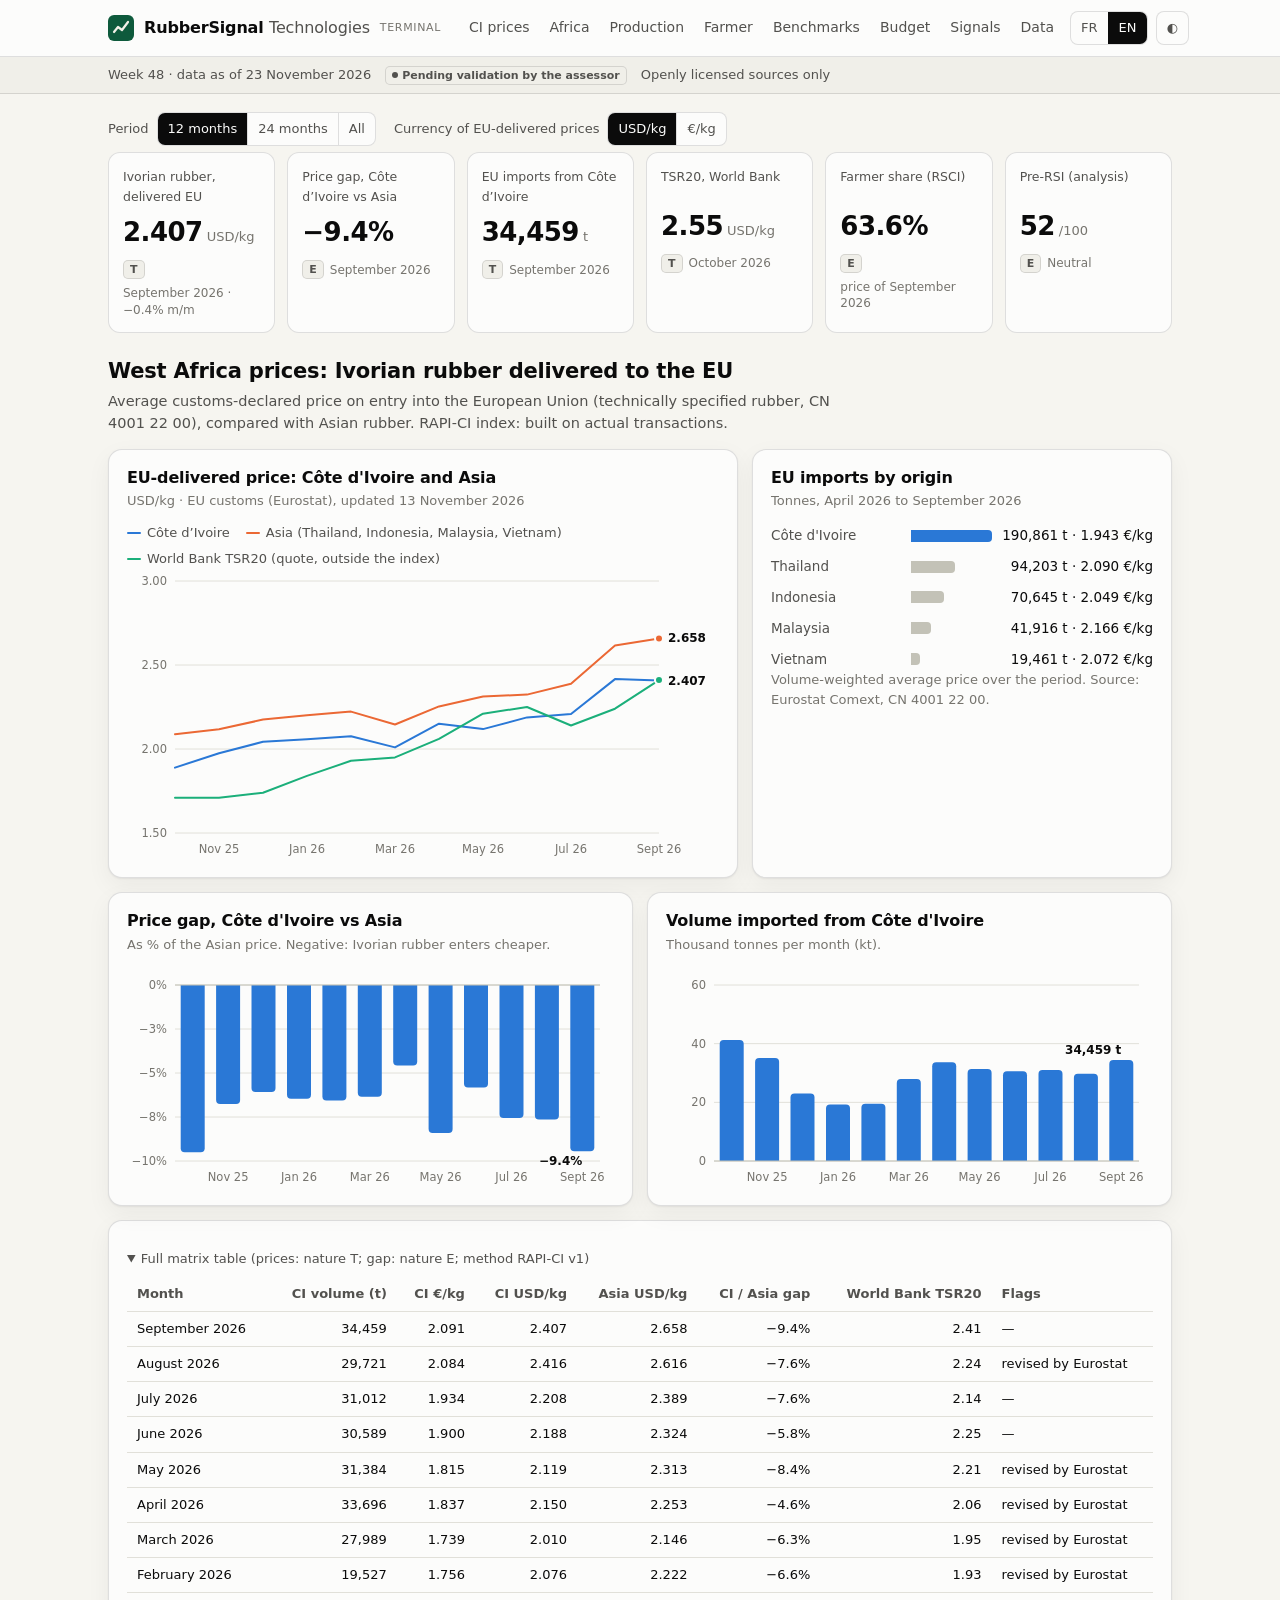
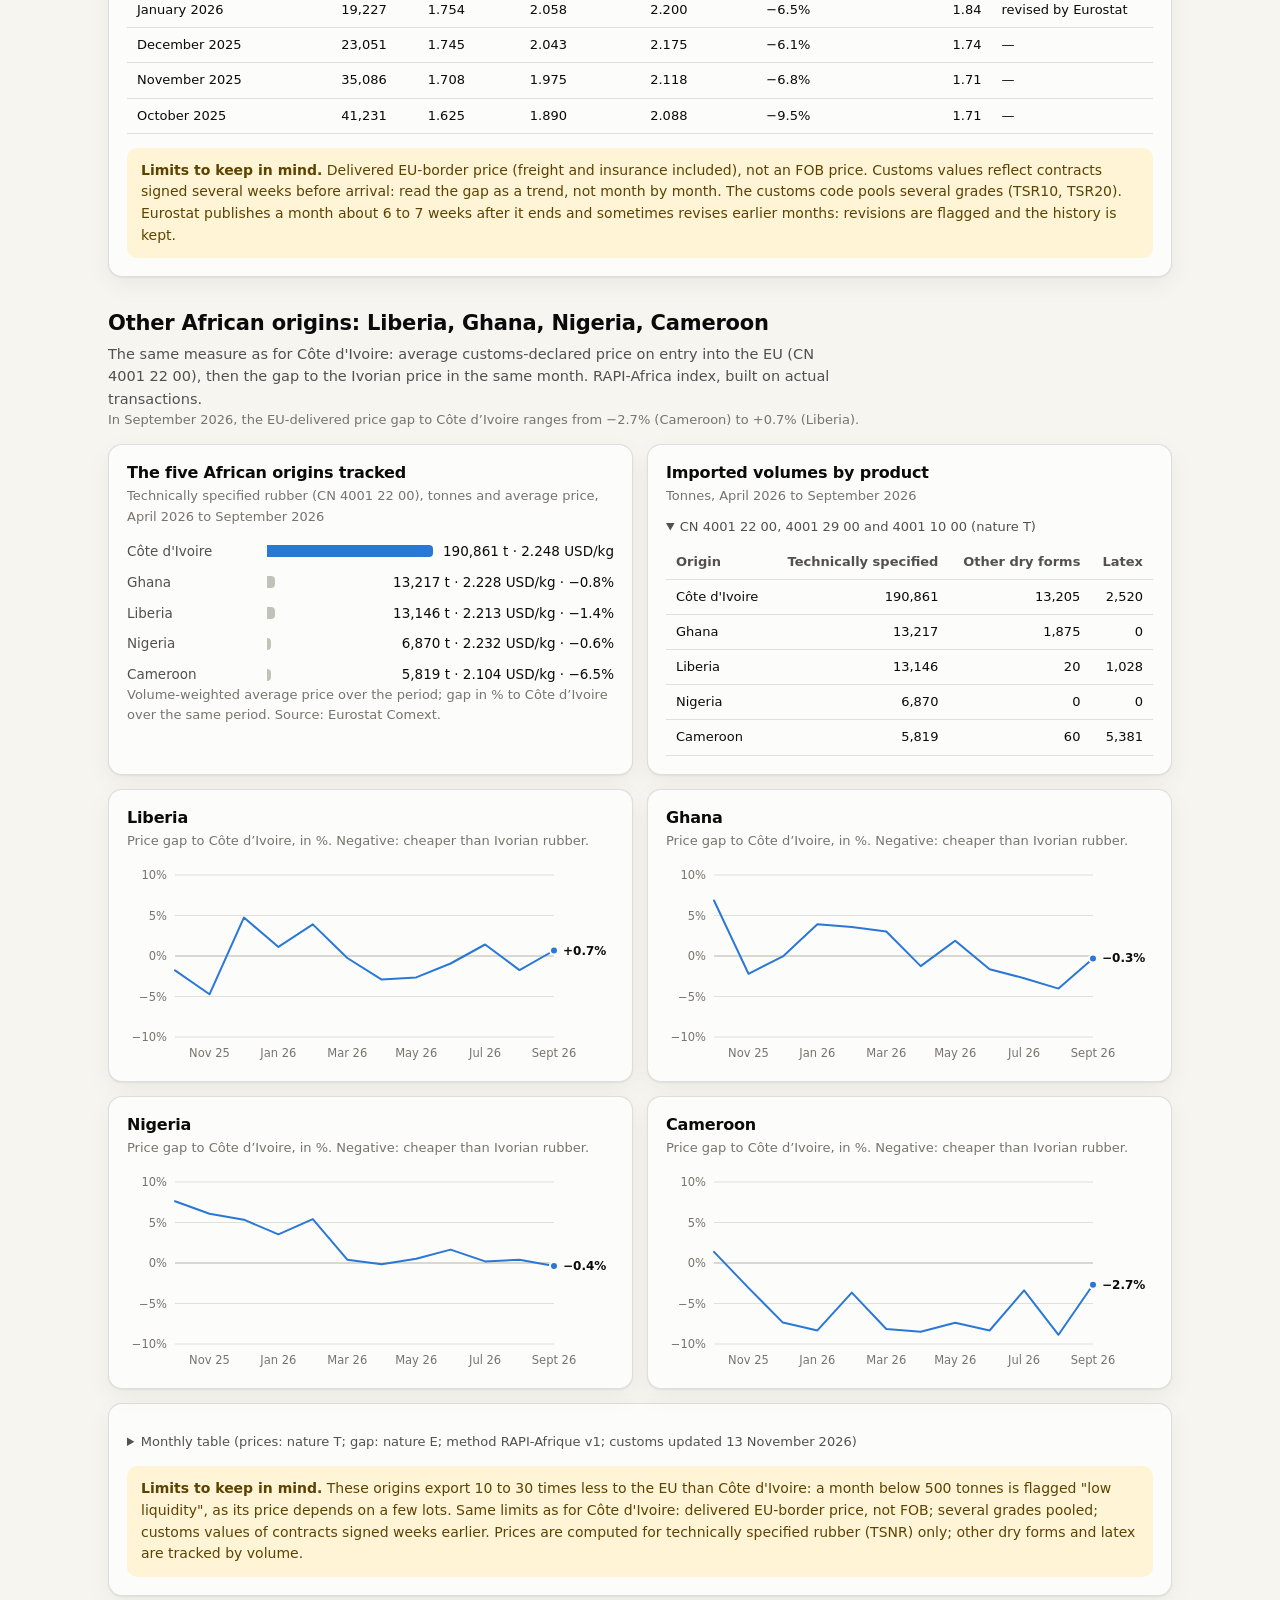
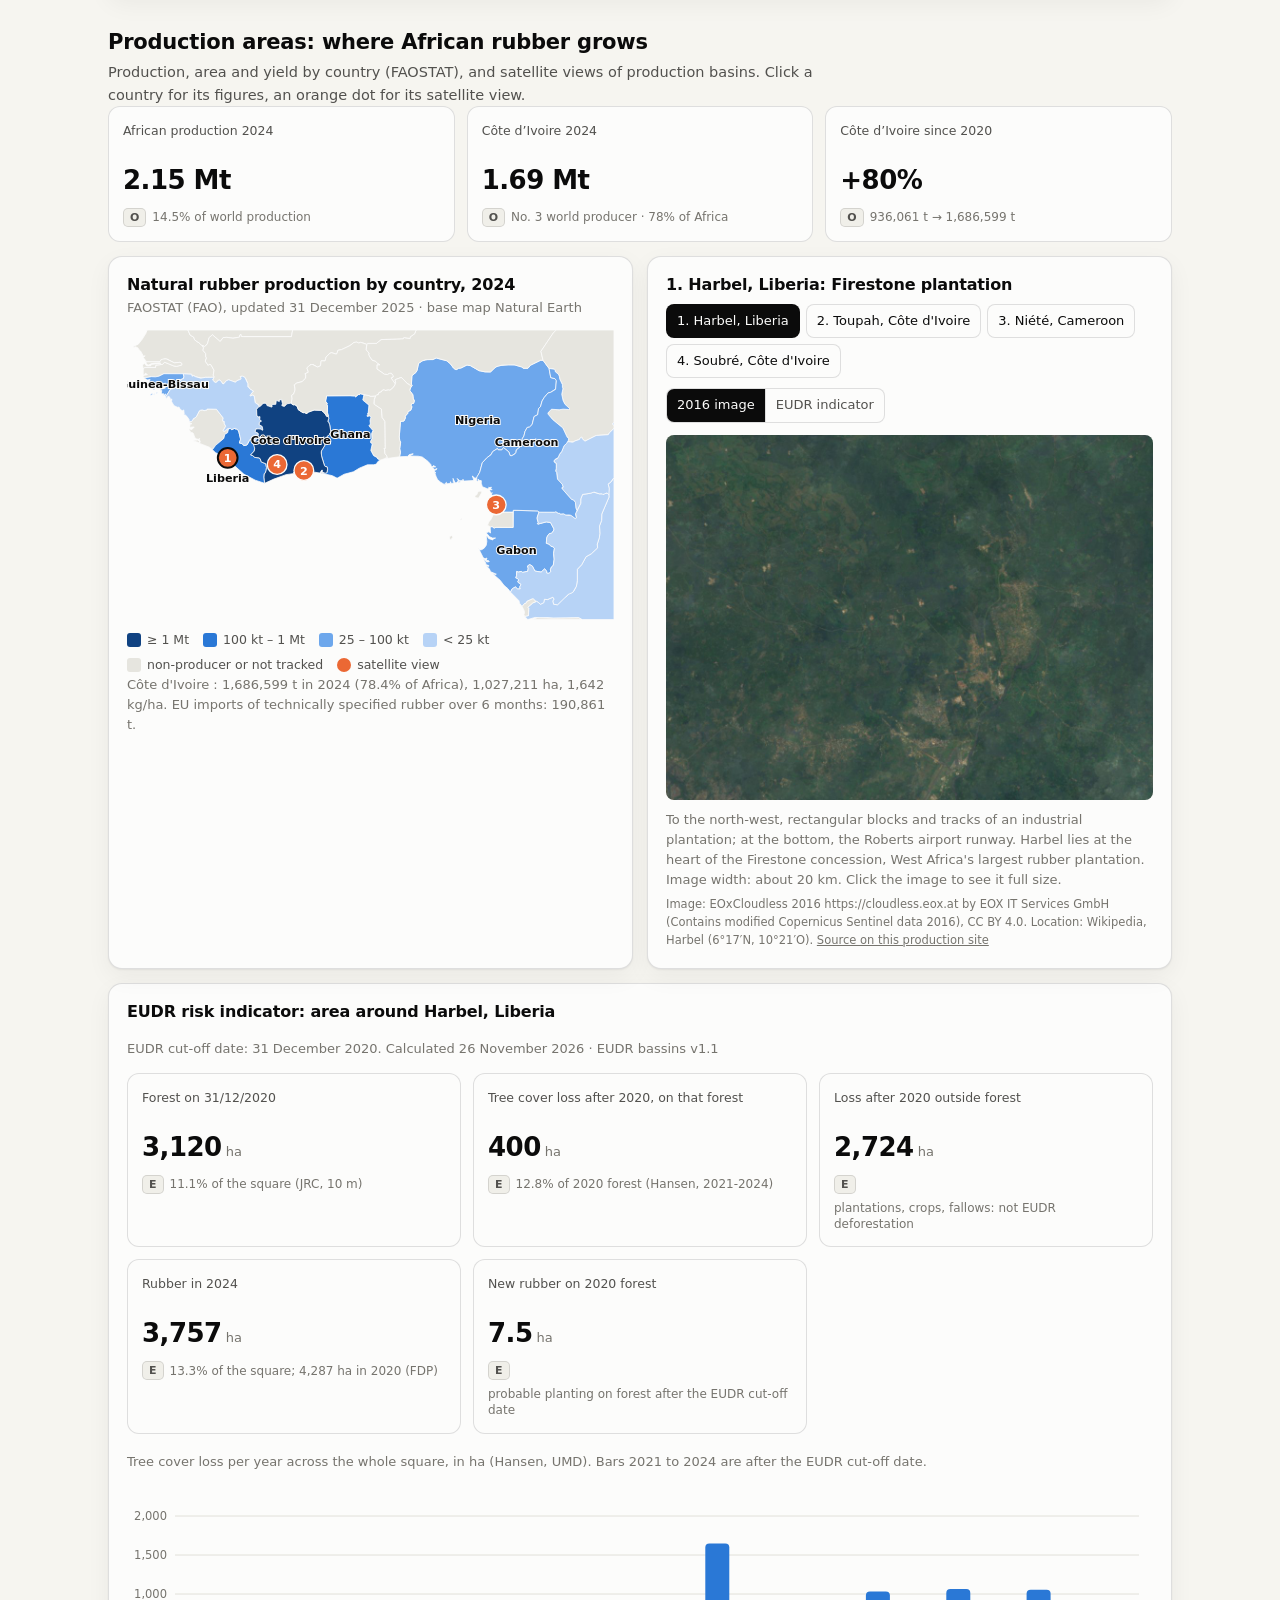
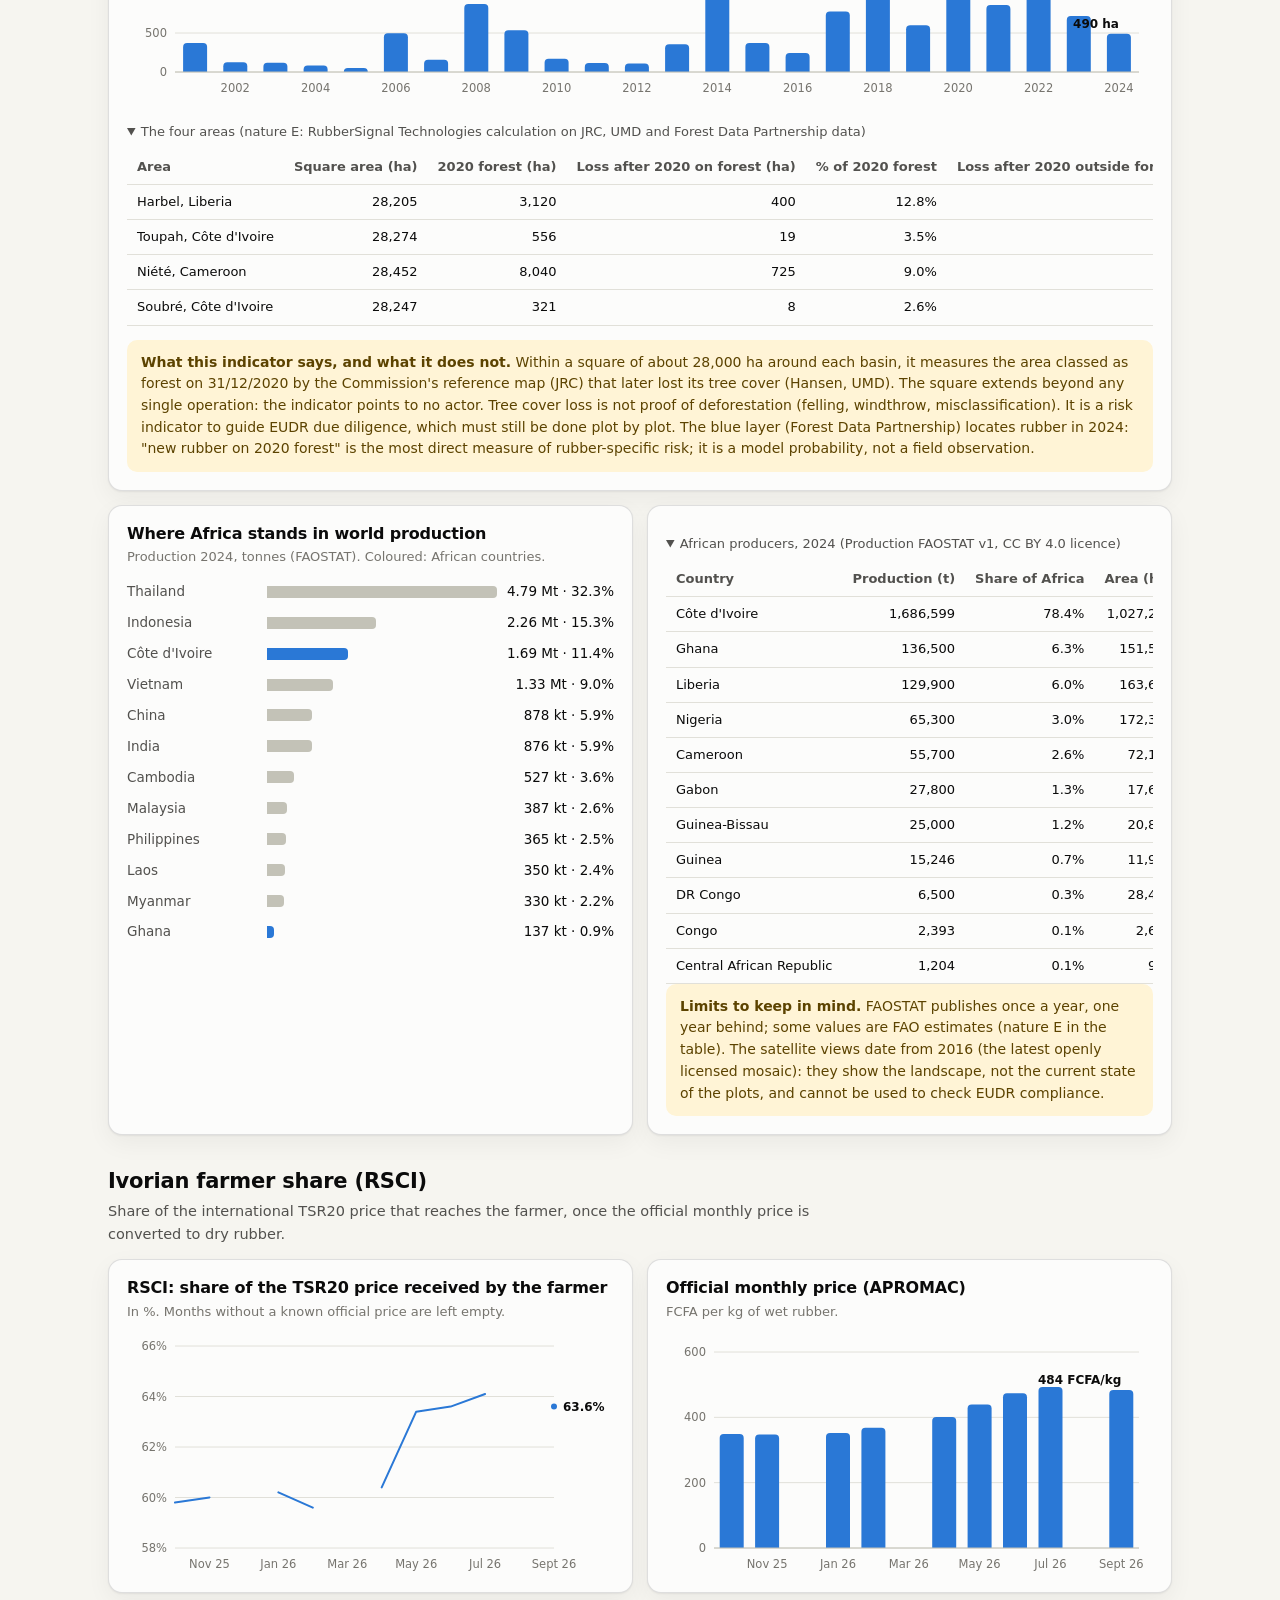
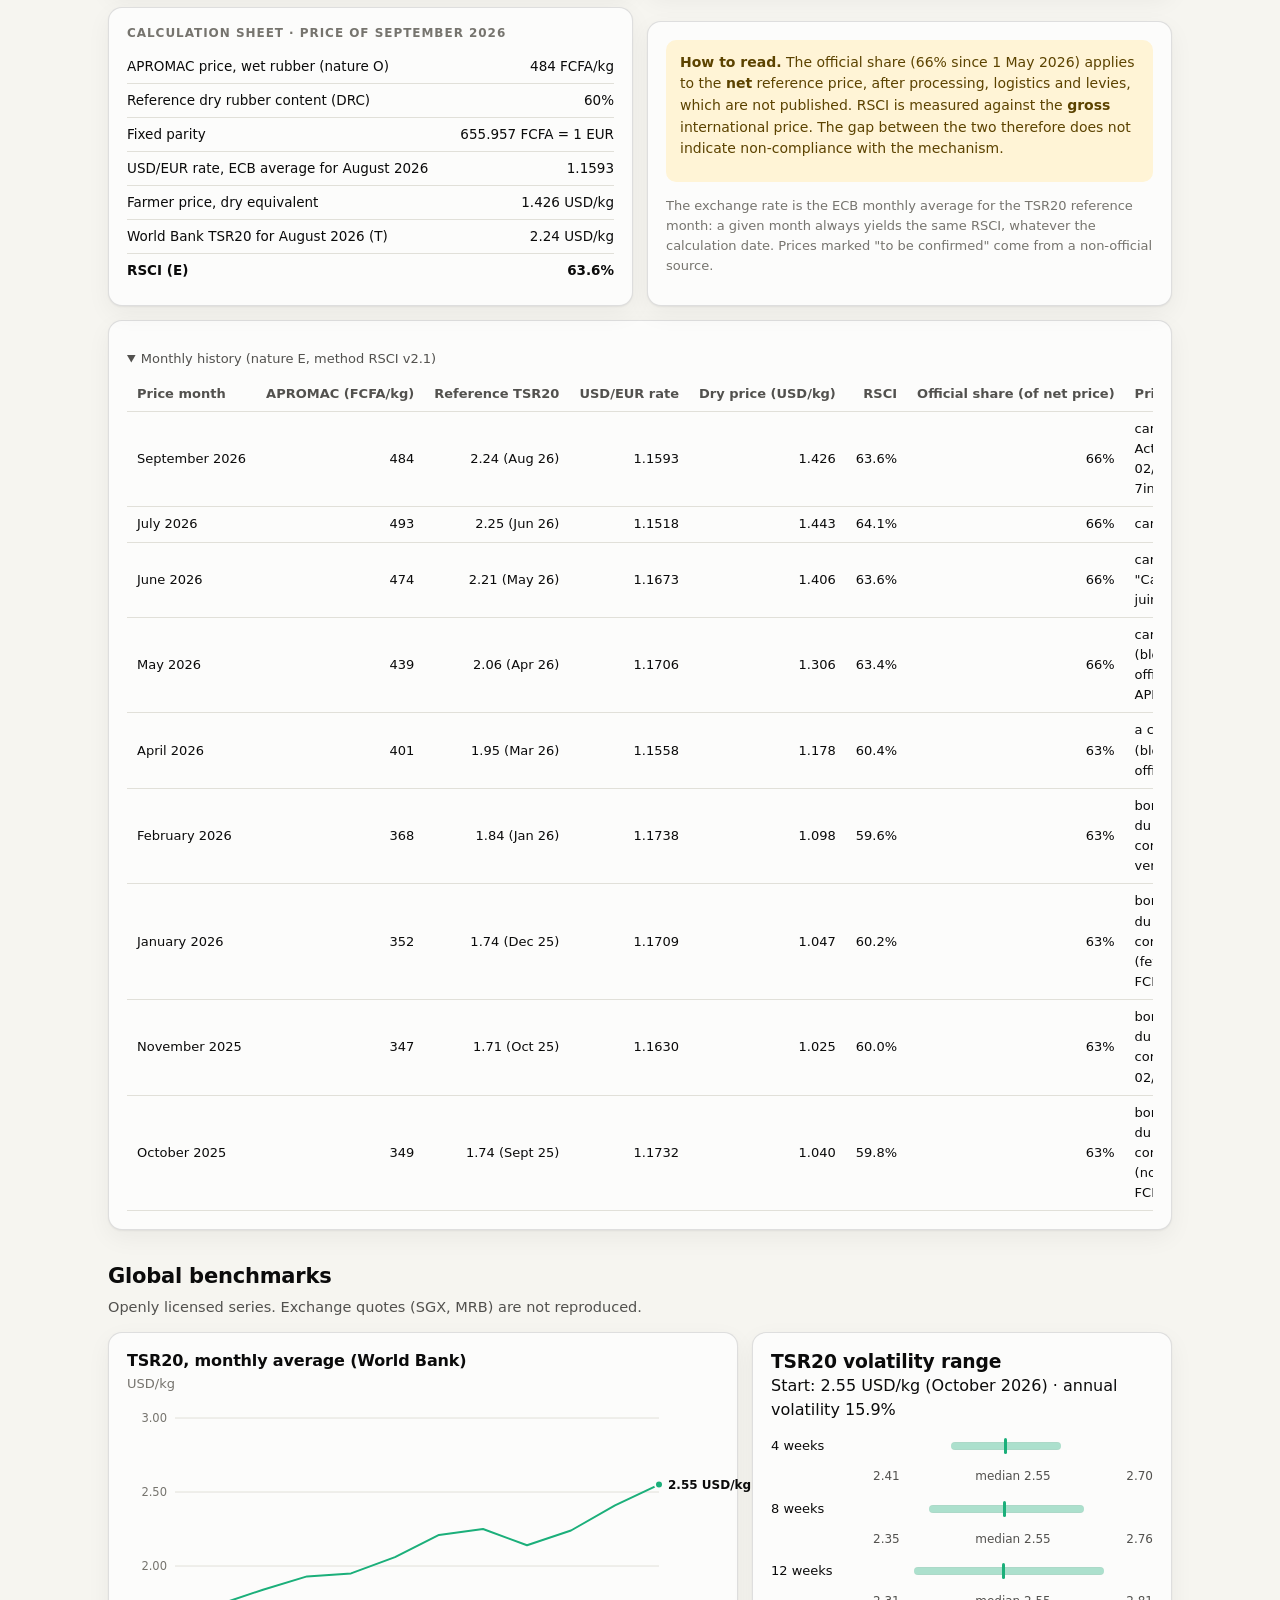
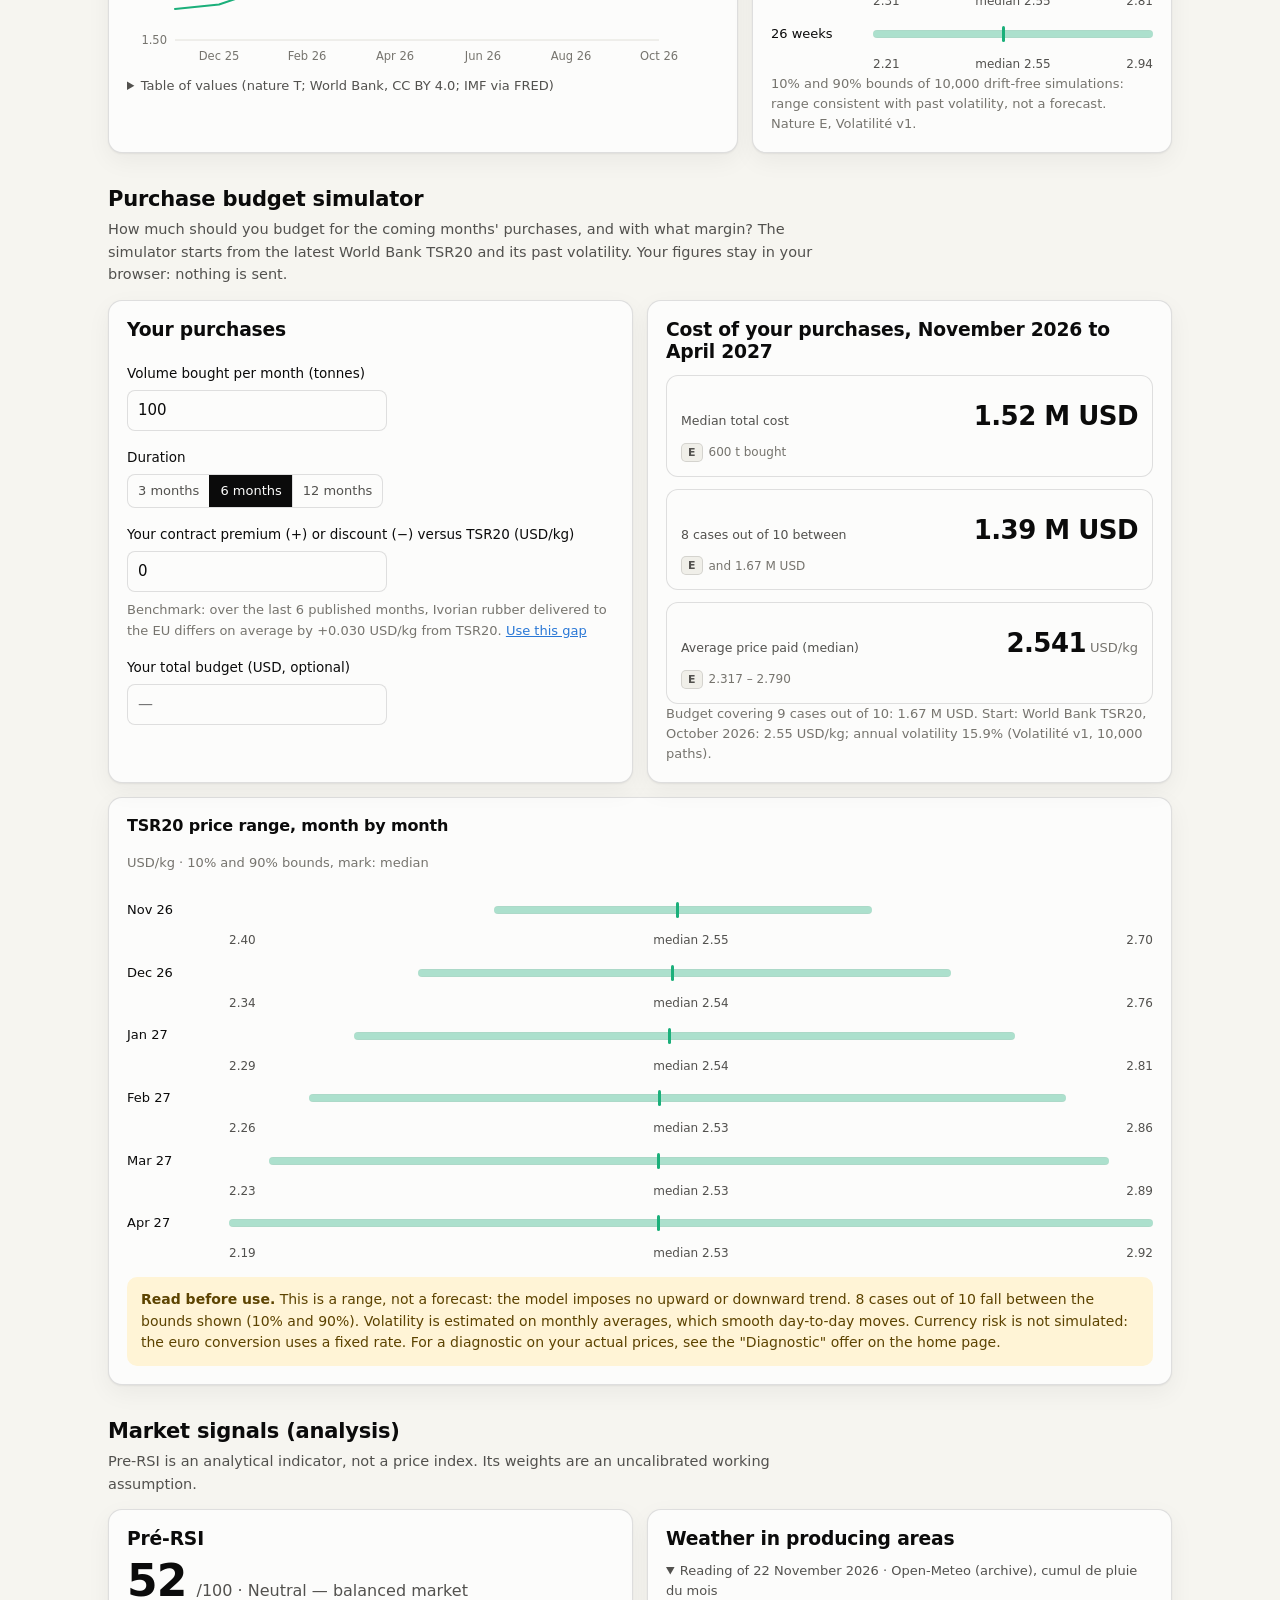
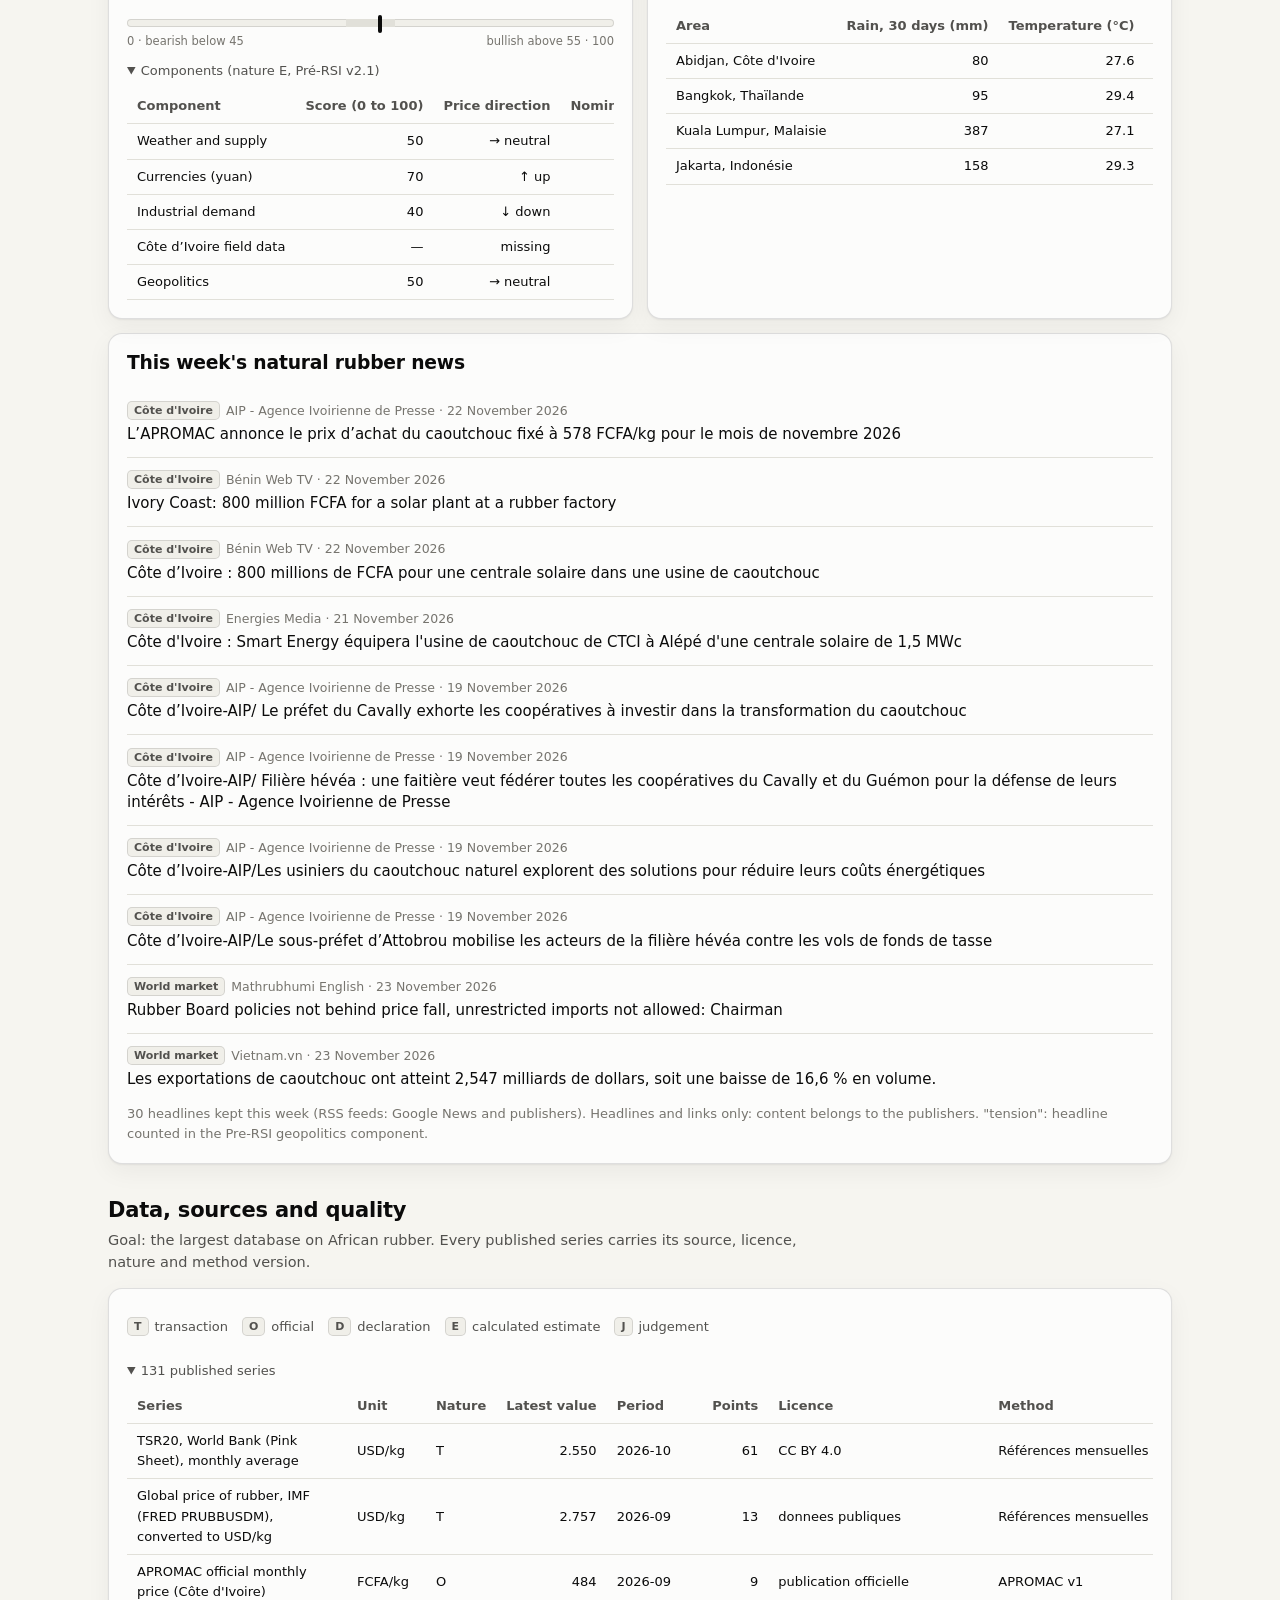
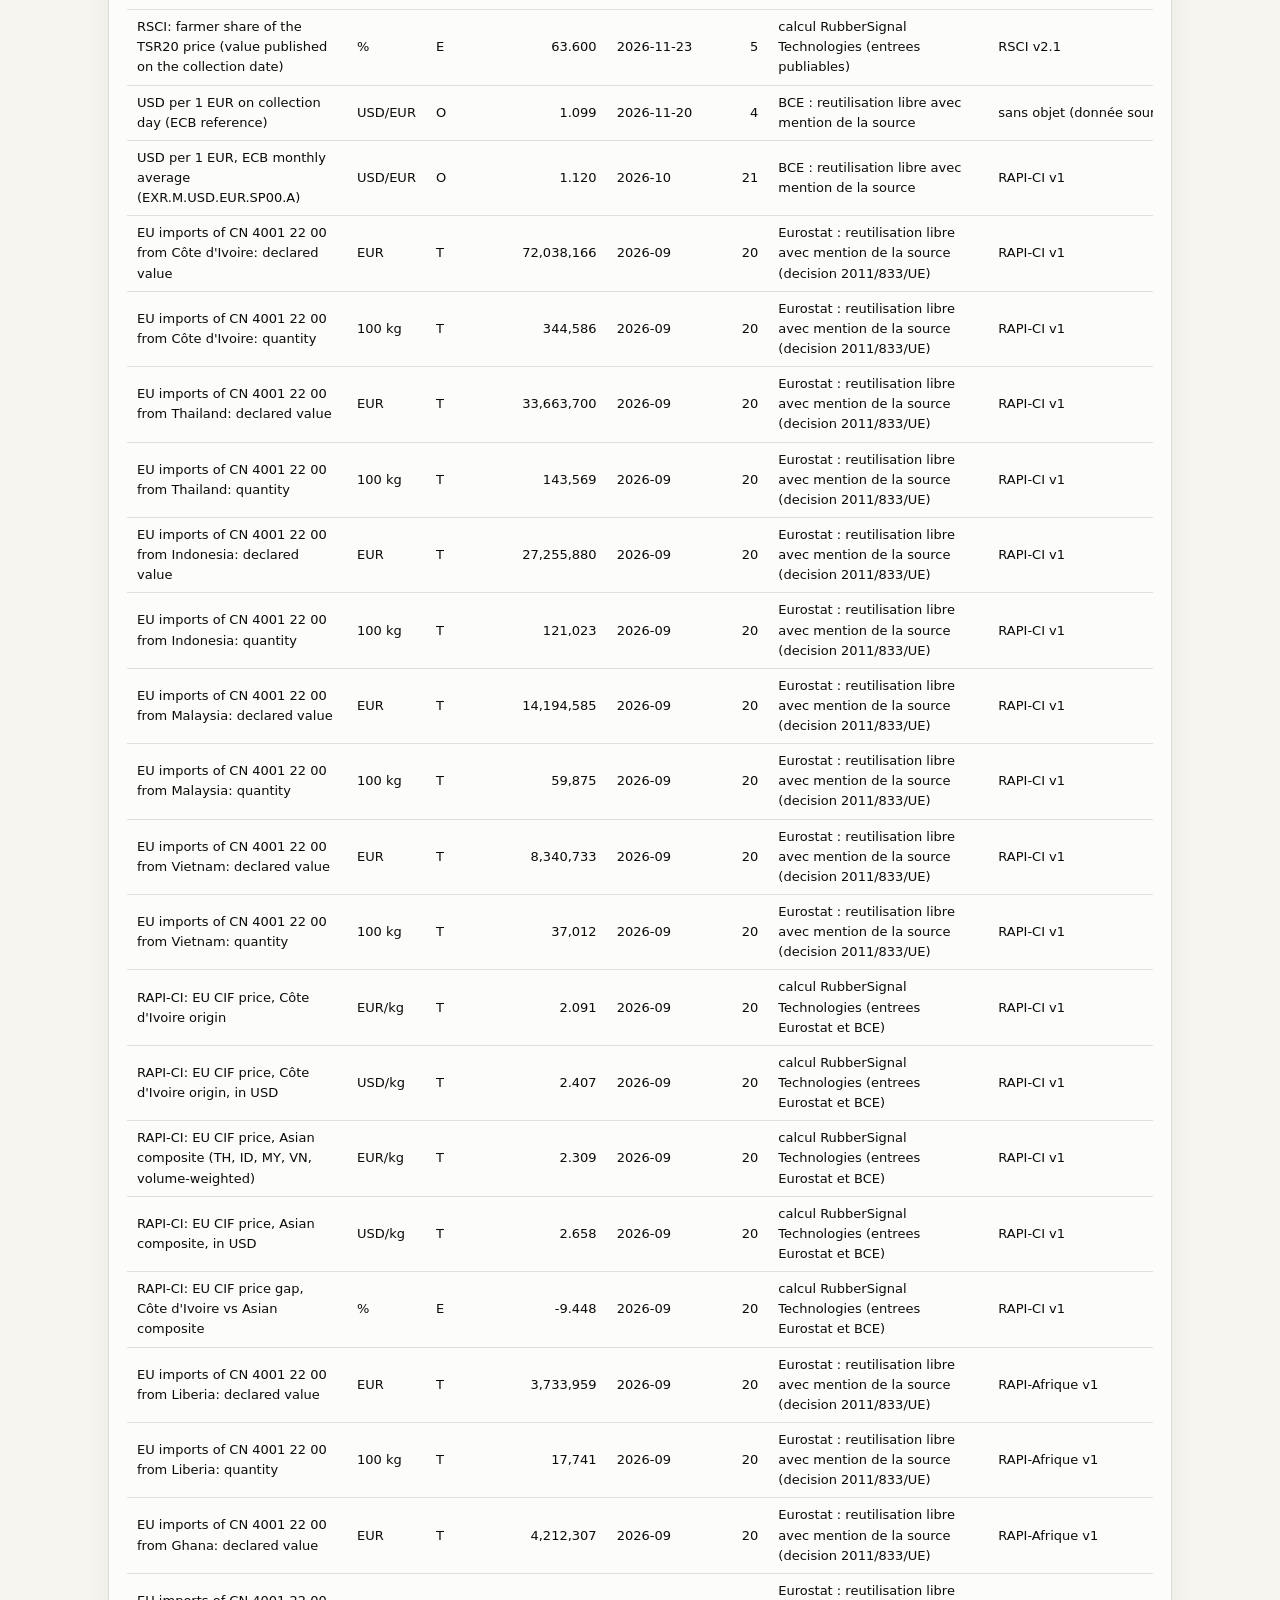
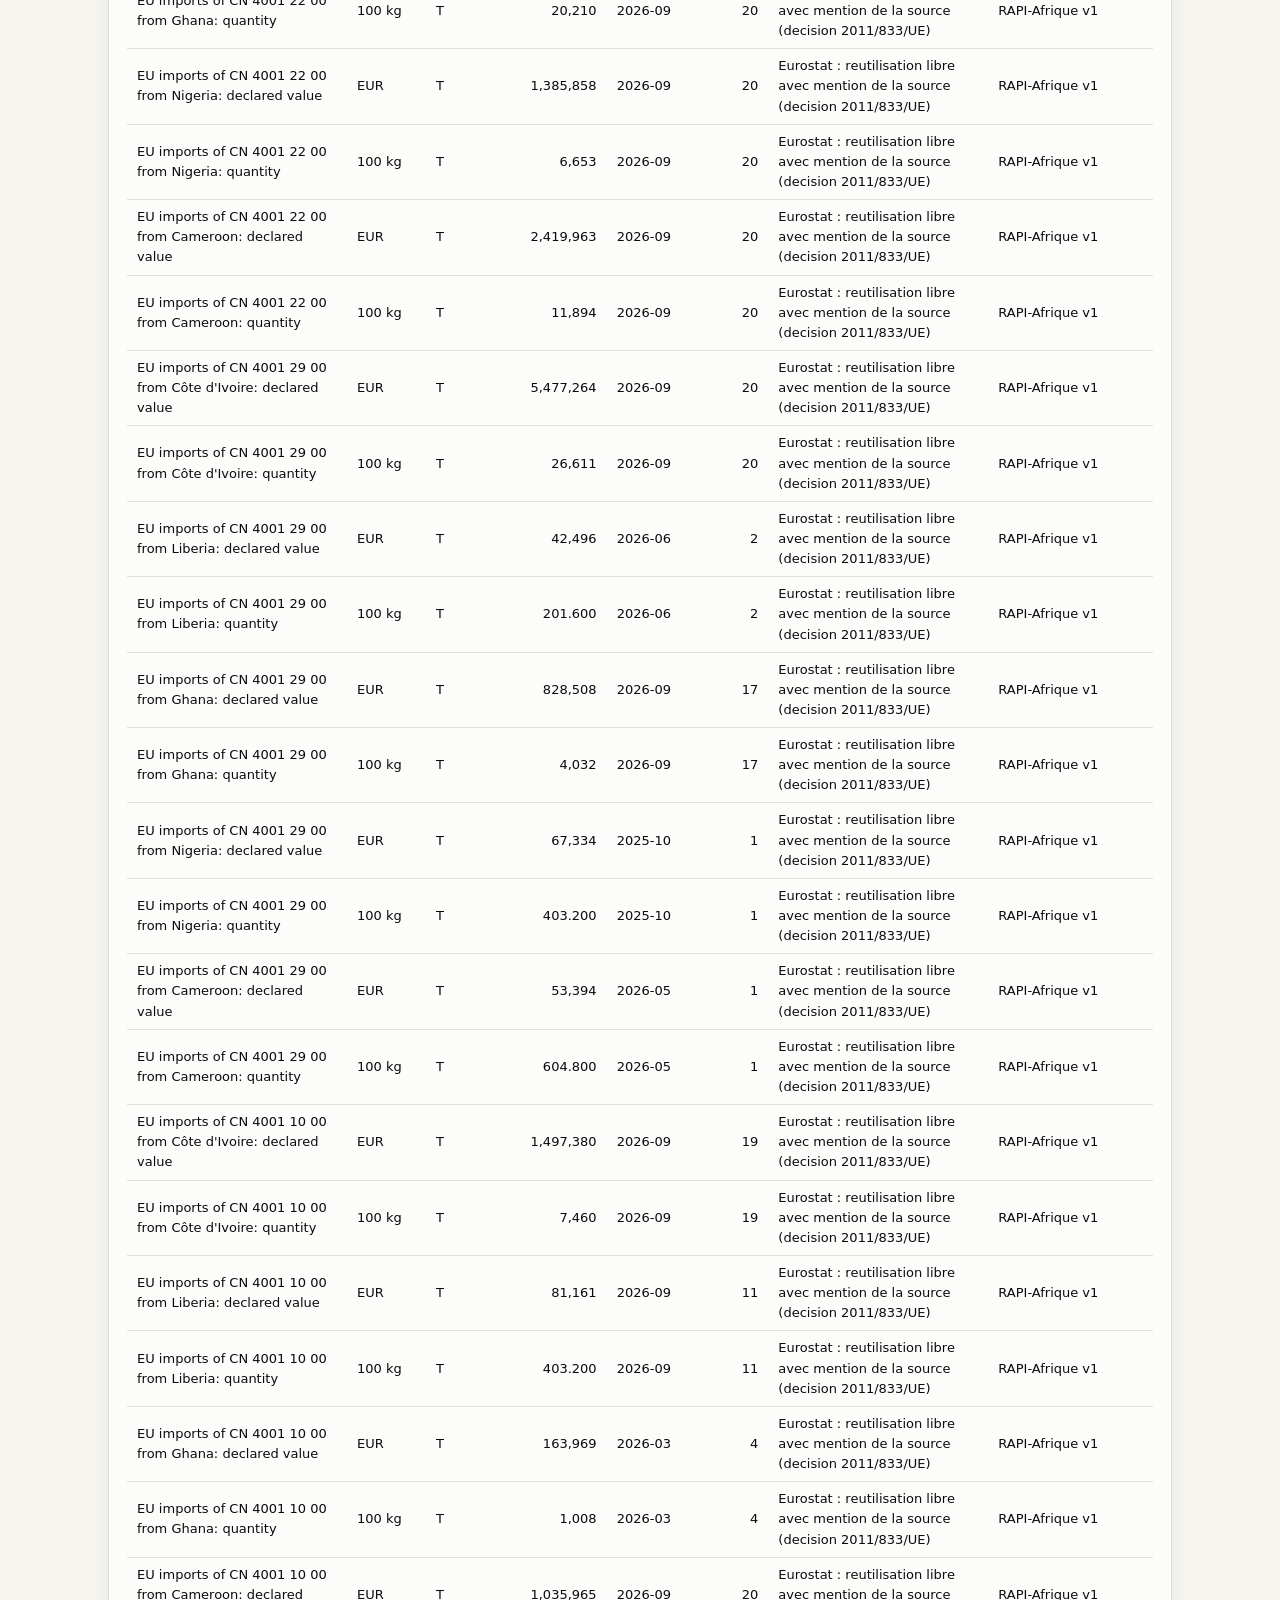
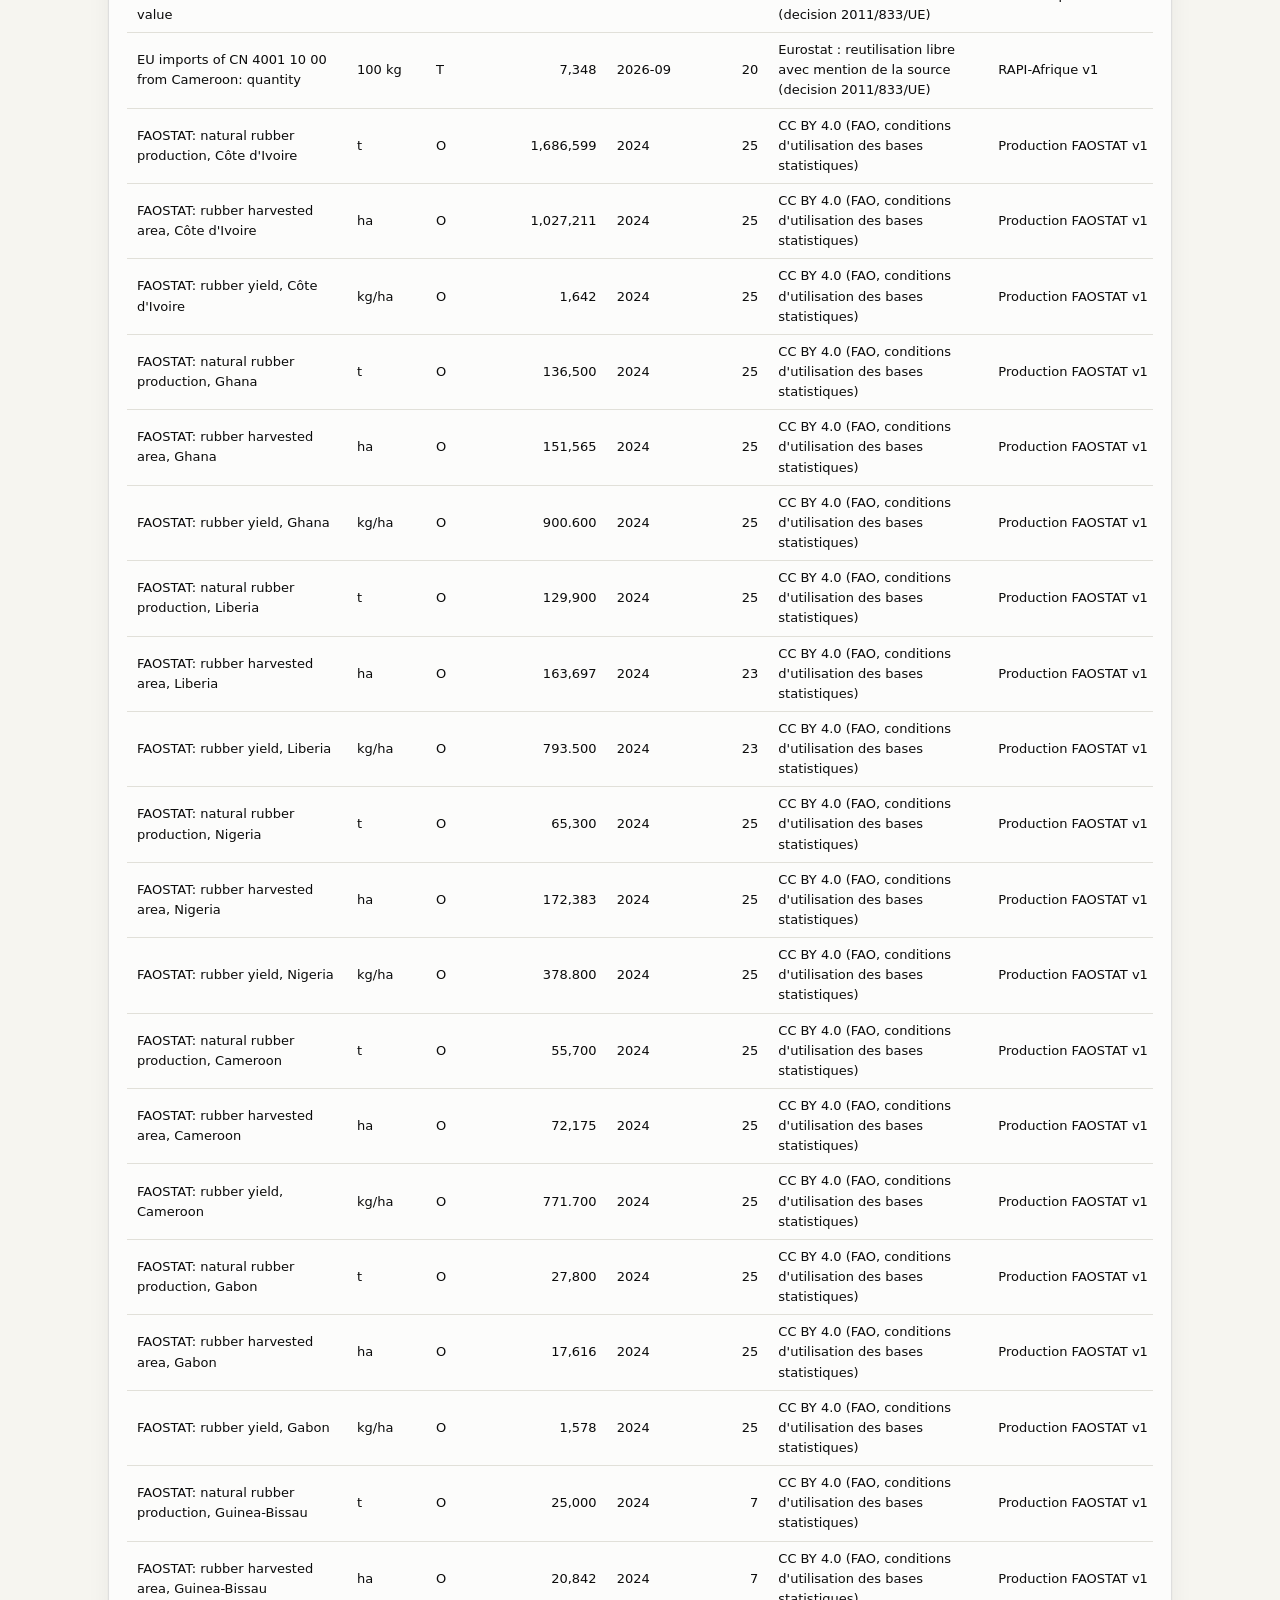
<file: site/terminal.html>
<!doctype html>
<html lang="fr" data-lang="fr">
<head>
<meta charset="utf-8">
<meta name="viewport" content="width=device-width, initial-scale=1">
<meta http-equiv="Content-Security-Policy" content="default-src 'self'; img-src 'self' data:; style-src 'self'; script-src 'self'; base-uri 'none'; form-action 'none'; object-src 'none'">
<meta name="referrer" content="no-referrer">
<title>RubberSignal Technologies · Terminal</title>
<meta name="description" content="Prix du caoutchouc naturel d'Afrique de l'Ouest mesurés sur les douanes de l'UE, part du planteur ivoirien, références mondiales. Chaque chiffre porte sa source, sa date et sa nature.">
<link rel="icon" href="assets/favicon.svg" type="image/svg+xml">
<link rel="stylesheet" href="assets/rs.css">
<script src="assets/rs-common.js"></script>
</head>
<body>

<header class="top">
  <div class="wrap">
    <a class="logo" href="index.html" aria-label="RubberSignal Technologies">
      <svg width="26" height="26" viewBox="0 0 26 26" aria-hidden="true"><rect width="26" height="26" rx="6" fill="#0e5a3c"/><path d="M6 17l4-5 4 3 6-8" fill="none" stroke="#f3f1e8" stroke-width="2.2" stroke-linecap="round" stroke-linejoin="round"/></svg>
      <span class="brand">RubberSignal <span class="brand-2">Technologies</span></span><small>Terminal</small>
    </a>
    <nav class="nav" aria-label="Sections">
      <a href="#matrice"><span lang="fr">Prix CI</span><span lang="en">CI prices</span></a>
      <a href="#afrique"><span lang="fr">Afrique</span><span lang="en">Africa</span></a>
      <a href="#production"><span lang="fr">Production</span><span lang="en">Production</span></a>
      <a href="#planteur"><span lang="fr">Planteur</span><span lang="en">Farmer</span></a>
      <a href="#references"><span lang="fr">Références</span><span lang="en">Benchmarks</span></a>
      <a href="#budget"><span lang="fr">Budget</span><span lang="en">Budget</span></a>
      <a href="#signaux"><span lang="fr">Signaux</span><span lang="en">Signals</span></a>
      <a href="#donnees"><span lang="fr">Données</span><span lang="en">Data</span></a>
    </nav>
    <div class="tools">
      <div class="seg" role="group" aria-label="Langue / Language">
        <button type="button" data-set-lang="fr">FR</button>
        <button type="button" data-set-lang="en">EN</button>
      </div>
      <button type="button" class="icon-btn" data-toggle-theme aria-label="Clair / sombre · Light / dark" title="Clair / sombre · Light / dark">◐</button>
    </div>
  </div>
</header>

<div class="statusbar"><div class="wrap" id="status"></div></div>

<main class="wrap">
  <div id="erreur" class="err" hidden>
    <h2><span lang="fr">Données indisponibles</span><span lang="en">Data unavailable</span></h2>
    <p class="note"><span lang="fr">Le fichier de données du terminal n'a pas pu être chargé.</span><span lang="en">The terminal data file could not be loaded.</span></p>
  </div>

  <div id="app">
    <div class="filters" role="group" aria-label="Filtres">
      <span class="f">
        <span lang="fr">Période</span><span lang="en">Period</span>
        <span class="seg">
          <button type="button" data-range="12"><span lang="fr">12 mois</span><span lang="en">12 months</span></button>
          <button type="button" data-range="24"><span lang="fr">24 mois</span><span lang="en">24 months</span></button>
          <button type="button" data-range="0"><span lang="fr">Tout</span><span lang="en">All</span></button>
        </span>
      </span>
      <span class="f">
        <span lang="fr">Devise des prix rendus UE</span><span lang="en">Currency of EU-delivered prices</span>
        <span class="seg">
          <button type="button" data-cur="usd">USD/kg</button>
          <button type="button" data-cur="eur">€/kg</button>
        </span>
      </span>
    </div>

    <div class="kpis six" id="kpis"></div>

    <!-- 1. Matrice Afrique de l'Ouest -->
    <section class="t-section" id="matrice">
      <h2><span lang="fr">Prix Afrique de l'Ouest : caoutchouc ivoirien rendu UE</span><span lang="en">West Africa prices: Ivorian rubber delivered to the EU</span></h2>
      <p class="lead">
        <span lang="fr">Prix moyen déclaré en douane à l'entrée de l'Union européenne (caoutchouc techniquement spécifié, NC 4001 22 00), comparé au caoutchouc asiatique. Indice RAPI-CI : il repose sur des transactions réelles.</span>
        <span lang="en">Average customs-declared price on entry into the European Union (technically specified rubber, CN 4001 22 00), compared with Asian rubber. RAPI-CI index: built on actual transactions.</span>
      </p>
      <div class="t-grid wide">
        <div class="card chart-card">
          <h3><span lang="fr">Prix rendu UE : Côte d'Ivoire et Asie</span><span lang="en">EU-delivered price: Côte d'Ivoire and Asia</span></h3>
          <p class="sub" id="c-prix-sub"></p>
          <div id="c-prix"></div>
        </div>
        <div class="card chart-card">
          <h3><span lang="fr">Importations de l'UE par origine</span><span lang="en">EU imports by origin</span></h3>
          <p class="sub" id="c-orig-sub"></p>
          <div id="c-orig"></div>
          <p class="note" id="c-orig-note"></p>
        </div>
      </div>
      <div class="t-grid two">
        <div class="card chart-card">
          <h3><span lang="fr">Écart de prix Côte d'Ivoire / Asie</span><span lang="en">Price gap, Côte d'Ivoire vs Asia</span></h3>
          <p class="sub"><span lang="fr">En % du prix asiatique. Négatif : le caoutchouc ivoirien entre moins cher.</span><span lang="en">As % of the Asian price. Negative: Ivorian rubber enters cheaper.</span></p>
          <div id="c-decote"></div>
        </div>
        <div class="card chart-card">
          <h3><span lang="fr">Volume importé depuis la Côte d'Ivoire</span><span lang="en">Volume imported from Côte d'Ivoire</span></h3>
          <p class="sub"><span lang="fr">Milliers de tonnes par mois (kt).</span><span lang="en">Thousand tonnes per month (kt).</span></p>
          <div id="c-volume"></div>
        </div>
      </div>
      <div class="card t-grid">
        <div id="t-matrice"></div>
        <div class="callout">
          <span lang="fr"><strong>Limites à connaître.</strong> Prix rendu frontière UE (fret et assurance compris), pas un prix FOB. La valeur en douane reflète des contrats signés plusieurs semaines avant l'arrivée : l'écart se lit sur une tendance, pas mois par mois. Le code douanier regroupe plusieurs grades (TSR10, TSR20). Eurostat publie un mois environ 6 à 7 semaines après sa fin et révise parfois les mois précédents : les révisions sont signalées et l'historique conservé.</span>
          <span lang="en"><strong>Limits to keep in mind.</strong> Delivered EU-border price (freight and insurance included), not an FOB price. Customs values reflect contracts signed several weeks before arrival: read the gap as a trend, not month by month. The customs code pools several grades (TSR10, TSR20). Eurostat publishes a month about 6 to 7 weeks after it ends and sometimes revises earlier months: revisions are flagged and the history is kept.</span>
        </div>
      </div>
    </section>

    <!-- 1 bis. Autres origines africaines (RAPI-Afrique) -->
    <section class="t-section" id="afrique" hidden>
      <h2><span lang="fr">Autres origines africaines : Liberia, Ghana, Nigeria, Cameroun</span><span lang="en">Other African origins: Liberia, Ghana, Nigeria, Cameroon</span></h2>
      <p class="lead">
        <span lang="fr">La même mesure que pour la Côte d'Ivoire : prix moyen déclaré en douane à l'entrée de l'UE (NC 4001 22 00), puis écart avec le prix ivoirien du même mois. Indice RAPI-Afrique, sur des transactions réelles.</span>
        <span lang="en">The same measure as for Côte d'Ivoire: average customs-declared price on entry into the EU (CN 4001 22 00), then the gap to the Ivorian price in the same month. RAPI-Africa index, built on actual transactions.</span>
      </p>
      <p class="note" id="af-phrase"></p>
      <div class="t-grid two">
        <div class="card chart-card">
          <h3><span lang="fr">Les cinq origines africaines suivies</span><span lang="en">The five African origins tracked</span></h3>
          <p class="sub" id="af-rk-sub"></p>
          <div id="af-rk"></div>
          <p class="note" id="af-rk-note"></p>
        </div>
        <div class="card chart-card">
          <h3><span lang="fr">Volumes importés par produit</span><span lang="en">Imported volumes by product</span></h3>
          <p class="sub" id="af-prod-sub"></p>
          <div id="af-prod"></div>
        </div>
      </div>
      <div class="t-grid two" id="af-multiples"></div>
      <div class="card t-grid">
        <div id="t-afrique"></div>
        <div class="callout">
          <span lang="fr"><strong>Limites à connaître.</strong> Ces origines exportent vers l'UE 10 à 30 fois moins que la Côte d'Ivoire : un mois sous 500 tonnes est signalé « faible liquidité », son prix dépend de quelques lots. Mêmes limites que pour la Côte d'Ivoire : prix rendu frontière UE, pas FOB ; plusieurs grades regroupés ; valeurs en douane de contrats signés plusieurs semaines plus tôt. Les prix ne sont calculés que pour le caoutchouc technique (TSNR) ; les autres formes sèches et le latex sont suivis en volume.</span>
          <span lang="en"><strong>Limits to keep in mind.</strong> These origins export 10 to 30 times less to the EU than Côte d'Ivoire: a month below 500 tonnes is flagged "low liquidity", as its price depends on a few lots. Same limits as for Côte d'Ivoire: delivered EU-border price, not FOB; several grades pooled; customs values of contracts signed weeks earlier. Prices are computed for technically specified rubber (TSNR) only; other dry forms and latex are tracked by volume.</span>
        </div>
      </div>
    </section>

    <!-- 1 ter. Zones de production (FAOSTAT, vues satellite) -->
    <section class="t-section" id="production" hidden>
      <h2><span lang="fr">Zones de production : où pousse le caoutchouc africain</span><span lang="en">Production areas: where African rubber grows</span></h2>
      <p class="lead">
        <span lang="fr">Production, surface et rendement par pays (FAOSTAT), et vues satellite de bassins de production. Cliquez sur un pays pour ses chiffres, sur un point orange pour sa vue satellite.</span>
        <span lang="en">Production, area and yield by country (FAOSTAT), and satellite views of production basins. Click a country for its figures, an orange dot for its satellite view.</span>
      </p>
      <div class="kpis" id="prod-kpis"></div>
      <div class="t-grid two">
        <div class="card chart-card">
          <h3 id="carte-titre"></h3>
          <p class="sub" id="carte-sub"></p>
          <div class="carte-wrap" id="carte"></div>
          <div class="legende-q" id="carte-legende"></div>
          <p class="note" id="carte-detail" aria-live="polite"></p>
        </div>
        <div class="card chart-card">
          <h3 id="sat-titre"></h3>
          <div class="sat-choix" id="sat-choix" role="group" aria-label="Vues satellite / Satellite views"></div>
          <span class="seg sat-mode" role="group" aria-label="Couche / Layer">
            <button type="button" data-sat-mode="image"><span lang="fr">Image 2016</span><span lang="en">2016 image</span></button>
            <button type="button" data-sat-mode="eudr"><span lang="fr">Indicateur EUDR</span><span lang="en">EUDR indicator</span></button>
          </span>
          <a id="sat-lien" href="#" target="_blank" rel="noopener"><img class="sat-img" id="sat-img" alt="" width="1024" height="768"></a>
          <div class="legende-q" id="sat-leg-eudr" hidden></div>
          <p class="note" id="sat-legende"></p>
          <p class="sat-credit" id="sat-credit"></p>
        </div>
      </div>
      <div class="card chart-card t-grid" id="eudr-card" hidden>
        <h3 id="eudr-titre"></h3>
        <p class="sub" id="eudr-sub"></p>
        <div class="kpis" id="eudr-kpis"></div>
        <p class="sub"><span lang="fr">Perte de couvert arboré par an dans tout le carré, en ha (Hansen, UMD). Les barres 2021 à 2024 sont postérieures à la date de référence EUDR.</span><span lang="en">Tree cover loss per year across the whole square, in ha (Hansen, UMD). Bars 2021 to 2024 are after the EUDR cut-off date.</span></p>
        <div id="eudr-bars"></div>
        <div id="t-eudr"></div>
        <div class="callout">
          <span lang="fr"><strong>Ce que cet indicateur dit, et ce qu'il ne dit pas.</strong> Il mesure, dans un carré d'environ 28 000 ha autour de chaque bassin, la surface classée forêt au 31/12/2020 par la carte de référence de la Commission (JRC) qui a perdu son couvert arboré ensuite (Hansen, UMD). Le carré dépasse les limites de toute exploitation : l'indicateur ne désigne aucun acteur. Une perte de couvert n'est pas une preuve de déforestation (coupe, chablis, erreur de classement). C'est un indicateur de risque pour orienter une diligence raisonnée EUDR, qui reste à faire parcelle par parcelle. La couche bleue (Forest Data Partnership) localise l'hévéa en 2024 : le « nouvel hévéa sur forêt 2020 » est la mesure la plus directe du risque propre au caoutchouc ; c'est une probabilité de modèle, pas une observation de terrain.</span>
          <span lang="en"><strong>What this indicator says, and what it does not.</strong> Within a square of about 28,000 ha around each basin, it measures the area classed as forest on 31/12/2020 by the Commission's reference map (JRC) that later lost its tree cover (Hansen, UMD). The square extends beyond any single operation: the indicator points to no actor. Tree cover loss is not proof of deforestation (felling, windthrow, misclassification). It is a risk indicator to guide EUDR due diligence, which must still be done plot by plot. The blue layer (Forest Data Partnership) locates rubber in 2024: "new rubber on 2020 forest" is the most direct measure of rubber-specific risk; it is a model probability, not a field observation.</span>
        </div>
      </div>
      <div class="t-grid two">
        <div class="card chart-card">
          <h3><span lang="fr">Où se place l'Afrique dans la production mondiale</span><span lang="en">Where Africa stands in world production</span></h3>
          <p class="sub" id="rang-sub"></p>
          <div id="rang"></div>
        </div>
        <div class="card">
          <div id="t-production"></div>
          <div class="callout">
            <span lang="fr"><strong>Limites à connaître.</strong> FAOSTAT publie une fois par an, avec un an de décalage ; certaines valeurs sont des estimations de la FAO (nature E dans le tableau). Les vues satellite datent de 2016 (dernière mosaïque sous licence libre) : elles montrent le paysage, pas l'état actuel des parcelles, et ne permettent pas de vérifier une conformité EUDR.</span>
            <span lang="en"><strong>Limits to keep in mind.</strong> FAOSTAT publishes once a year, one year behind; some values are FAO estimates (nature E in the table). The satellite views date from 2016 (the latest openly licensed mosaic): they show the landscape, not the current state of the plots, and cannot be used to check EUDR compliance.</span>
          </div>
        </div>
      </div>
    </section>

    <!-- 2. Part du planteur -->
    <section class="t-section" id="planteur">
      <h2><span lang="fr">Part du planteur ivoirien (RSCI)</span><span lang="en">Ivorian farmer share (RSCI)</span></h2>
      <p class="lead">
        <span lang="fr">Part du prix international TSR20 qui revient au planteur, une fois le prix officiel du mois converti en caoutchouc sec.</span>
        <span lang="en">Share of the international TSR20 price that reaches the farmer, once the official monthly price is converted to dry rubber.</span>
      </p>
      <div class="t-grid two">
        <div class="card chart-card">
          <h3><span lang="fr">RSCI : part du prix TSR20 reçue par le planteur</span><span lang="en">RSCI: share of the TSR20 price received by the farmer</span></h3>
          <p class="sub"><span lang="fr">En %. Les mois sans prix officiel connu restent vides.</span><span lang="en">In %. Months without a known official price are left empty.</span></p>
          <div id="c-rsci"></div>
        </div>
        <div class="card chart-card">
          <h3><span lang="fr">Prix officiel du mois (APROMAC)</span><span lang="en">Official monthly price (APROMAC)</span></h3>
          <p class="sub"><span lang="fr">FCFA par kg de caoutchouc humide.</span><span lang="en">FCFA per kg of wet rubber.</span></p>
          <div id="c-apromac"></div>
        </div>
      </div>
      <div class="t-grid two">
        <div class="card">
          <h3 class="eyebrow" id="fiche-titre"></h3>
          <table class="fiche" id="fiche-rsci"></table>
        </div>
        <div class="card t-grid">
          <div class="callout">
            <span lang="fr"><strong>Lecture.</strong> La part officielle (66 % depuis le 1<sup>er</sup> mai 2026) s'applique au prix de référence <strong>net</strong>, après coûts de transformation, de logistique et fiscalité, qui ne sont pas publiés. Le RSCI se rapporte au prix international <strong>brut</strong>. L'écart entre les deux n'indique donc pas un non-respect du mécanisme.</span>
            <span lang="en"><strong>How to read.</strong> The official share (66% since 1 May 2026) applies to the <strong>net</strong> reference price, after processing, logistics and levies, which are not published. RSCI is measured against the <strong>gross</strong> international price. The gap between the two therefore does not indicate non-compliance with the mechanism.</span>
          </div>
          <p class="note">
            <span lang="fr">Le taux de change est la moyenne mensuelle de la BCE du mois de référence du TSR20 : un même mois donne toujours le même RSCI, quelle que soit la date du calcul. Les prix marqués « à confirmer » viennent d'une source non officielle.</span>
            <span lang="en">The exchange rate is the ECB monthly average for the TSR20 reference month: a given month always yields the same RSCI, whatever the calculation date. Prices marked "to be confirmed" come from a non-official source.</span>
          </p>
        </div>
      </div>
      <div class="card t-grid">
        <div id="t-rsci"></div>
      </div>
    </section>

    <!-- 3. Références mondiales -->
    <section class="t-section" id="references">
      <h2><span lang="fr">Références mondiales</span><span lang="en">Global benchmarks</span></h2>
      <p class="lead">
        <span lang="fr">Séries sous licence libre. Les cotations de bourse (SGX, MRB) ne sont pas reproduites.</span>
        <span lang="en">Openly licensed series. Exchange quotes (SGX, MRB) are not reproduced.</span>
      </p>
      <div class="t-grid wide">
        <div class="card chart-card">
          <h3><span lang="fr">TSR20, moyenne mensuelle (Banque mondiale)</span><span lang="en">TSR20, monthly average (World Bank)</span></h3>
          <p class="sub">USD/kg</p>
          <div id="c-tsr20"></div>
          <div id="t-tsr20"></div>
        </div>
        <div class="card">
          <h3><span lang="fr">Fourchette de volatilité du TSR20</span><span lang="en">TSR20 volatility range</span></h3>
          <p class="sub" id="vol-sub"></p>
          <div id="vol"></div>
          <p class="note" id="vol-note"></p>
        </div>
      </div>
    </section>

    <!-- 3 bis. Simulateur de budget d'achat -->
    <section class="t-section" id="budget" hidden>
      <h2><span lang="fr">Simulateur de budget d'achat</span><span lang="en">Purchase budget simulator</span></h2>
      <p class="lead">
        <span lang="fr">Combien prévoir pour vos achats des prochains mois, et avec quelle marge ? Le simulateur part du dernier TSR20 publié par la Banque mondiale et de sa volatilité passée. Vos chiffres restent dans votre navigateur : rien n'est envoyé.</span>
        <span lang="en">How much should you budget for the coming months' purchases, and with what margin? The simulator starts from the latest World Bank TSR20 and its past volatility. Your figures stay in your browser: nothing is sent.</span>
      </p>
      <div class="t-grid two">
        <div class="card">
          <h3><span lang="fr">Vos achats</span><span lang="en">Your purchases</span></h3>
          <form class="sim-form" id="sim-form" novalidate>
            <label for="sim-volume"><span lang="fr">Volume acheté par mois (tonnes)</span><span lang="en">Volume bought per month (tonnes)</span></label>
            <input id="sim-volume" type="number" inputmode="decimal" min="1" max="100000" step="1" value="100">
            <span class="sim-label"><span lang="fr">Durée</span><span lang="en">Duration</span></span>
            <span class="seg" role="group" aria-label="Durée / Duration">
              <button type="button" data-sim-mois="3"><span lang="fr">3 mois</span><span lang="en">3 months</span></button>
              <button type="button" data-sim-mois="6"><span lang="fr">6 mois</span><span lang="en">6 months</span></button>
              <button type="button" data-sim-mois="12"><span lang="fr">12 mois</span><span lang="en">12 months</span></button>
            </span>
            <label for="sim-prime"><span lang="fr">Prime (+) ou décote (−) de votre contrat par rapport au TSR20 (USD/kg)</span><span lang="en">Your contract premium (+) or discount (−) versus TSR20 (USD/kg)</span></label>
            <input id="sim-prime" type="number" inputmode="decimal" min="-1" max="2" step="0.01" value="0">
            <p class="note" id="sim-prime-aide"></p>
            <label for="sim-budget"><span lang="fr">Votre budget total (<span class="sim-dev">USD</span>, facultatif)</span><span lang="en">Your total budget (<span class="sim-dev">USD</span>, optional)</span></label>
            <input id="sim-budget" type="number" inputmode="decimal" min="0" step="1000" placeholder="—">
          </form>
        </div>
        <div class="card">
          <h3 id="sim-titre"></h3>
          <div class="kpis sim-kpis" id="sim-kpis"></div>
          <p class="note" id="sim-budget-txt"></p>
        </div>
      </div>
      <div class="card chart-card t-grid">
        <h3><span lang="fr">Fourchette du prix TSR20, mois par mois</span><span lang="en">TSR20 price range, month by month</span></h3>
        <p class="sub" id="sim-mois-sub"></p>
        <div id="sim-mois"></div>
        <div class="callout">
          <span lang="fr"><strong>À lire avant d'utiliser.</strong> C'est une fourchette, pas une prévision : le modèle n'impose aucune tendance à la hausse ou à la baisse. 8 cas sur 10 tombent entre les bornes affichées (10 % et 90 %). La volatilité est estimée sur des moyennes mensuelles, qui lissent les variations au jour le jour. Le risque de change n'est pas simulé : la conversion en euros utilise un taux fixe. Pour un diagnostic sur vos prix réels, voir l'offre « Diagnostic » sur la page d'accueil.</span>
          <span lang="en"><strong>Read before use.</strong> This is a range, not a forecast: the model imposes no upward or downward trend. 8 cases out of 10 fall between the bounds shown (10% and 90%). Volatility is estimated on monthly averages, which smooth day-to-day moves. Currency risk is not simulated: the euro conversion uses a fixed rate. For a diagnostic on your actual prices, see the "Diagnostic" offer on the home page.</span>
        </div>
      </div>
    </section>

    <!-- 4. Signaux -->
    <section class="t-section" id="signaux">
      <h2><span lang="fr">Signaux de marché (analyse)</span><span lang="en">Market signals (analysis)</span></h2>
      <p class="lead">
        <span lang="fr">Le Pré-RSI est un indicateur d'analyse, pas un indice de prix. Ses pondérations sont une hypothèse de travail non calibrée.</span>
        <span lang="en">Pre-RSI is an analytical indicator, not a price index. Its weights are an uncalibrated working assumption.</span>
      </p>
      <div class="t-grid two">
        <div class="card">
          <h3>Pré-RSI</h3>
          <div id="prersi"></div>
        </div>
        <div class="card">
          <h3><span lang="fr">Météo des zones de production</span><span lang="en">Weather in producing areas</span></h3>
          <div id="meteo"></div>
        </div>
      </div>
      <div class="card t-grid" id="actu-card" hidden>
        <h3><span lang="fr">Actualités de la semaine sur le caoutchouc naturel</span><span lang="en">This week's natural rubber news</span></h3>
        <ul class="plain news" id="actu"></ul>
        <p class="note" id="actu-note"></p>
      </div>
    </section>

    <!-- 5. Données et méthode -->
    <section class="t-section" id="donnees">
      <h2><span lang="fr">Données, sources et qualité</span><span lang="en">Data, sources and quality</span></h2>
      <p class="lead">
        <span lang="fr">Objectif : la plus grande base de données du caoutchouc africain. Chaque série publiée porte sa source, sa licence, sa nature et sa version de méthode.</span>
        <span lang="en">Goal: the largest database on African rubber. Every published series carries its source, licence, nature and method version.</span>
      </p>
      <div class="card t-grid">
        <div class="natures">
          <span><span class="tag">T</span><span lang="fr">transaction</span><span lang="en">transaction</span></span>
          <span><span class="tag">O</span><span lang="fr">officiel</span><span lang="en">official</span></span>
          <span><span class="tag">D</span><span lang="fr">déclaration</span><span lang="en">declaration</span></span>
          <span><span class="tag">E</span><span lang="fr">estimation calculée</span><span lang="en">calculated estimate</span></span>
          <span><span class="tag">J</span><span lang="fr">jugement</span><span lang="en">judgement</span></span>
        </div>
        <div id="t-catalogue"></div>
        <div class="dl">
          <a class="btn ghost" href="data/observations_publiques.csv" download><span lang="fr">Télécharger les observations (CSV)</span><span lang="en">Download observations (CSV)</span></a>
          <a class="btn ghost" href="data/terminal.json" download><span lang="fr">Données du terminal (JSON)</span><span lang="en">Terminal data (JSON)</span></a>
          <a class="btn ghost" href="methode.html"><span lang="fr">Méthode et gouvernance</span><span lang="en">Method and governance</span></a>
        </div>
      </div>
      <div class="card t-grid">
        <h3><span lang="fr">Qualité des données cette semaine</span><span lang="en">Data quality this week</span></h3>
        <div id="alertes"></div>
      </div>
    </section>
  </div>
</main>

<footer class="foot">
  <div class="wrap cols">
    <div>
      <p id="foot-validation"></p>
      <p class="note">
        <span lang="fr">RubberSignal Technologies ne fait pas de négoce et ne certifie aucune conformité : il informe sur les prix et les risques. Ces données ne constituent pas un conseil en investissement.</span>
        <span lang="en">RubberSignal Technologies does not trade and certifies no compliance: it informs on prices and risks. This data is not investment advice.</span>
      </p>
    </div>
    <div>
      <h4>RubberSignal Technologies</h4>
      <ul>
        <li><a href="index.html"><span lang="fr">Accueil</span><span lang="en">Home</span></a></li>
        <li><a href="methode.html"><span lang="fr">Méthode et gouvernance</span><span lang="en">Method and governance</span></a></li>
      </ul>
    </div>
    <div>
      <h4>Contact</h4>
      <ul><li><a href="mailto:contact@rubbersignal.com">contact@rubbersignal.com</a></li></ul>
    </div>
  </div>
</footer>

<script src="data/terminal.js"></script>
<script src="data/carte_afrique.js"></script>
<script src="data/eudr_bassins.js"></script>
<script src="assets/rs-charts.js"></script>
<script src="assets/rs-budget.js"></script>
<script src="assets/rs-terminal.js"></script>
</body>
</html>
</file>
<file: site/assets/rs.css>
/* RubberSignal : styles communs au site vitrine et au terminal.
   Aucune ressource externe (polices système, pas de CDN). */

:root {
  color-scheme: light;
  --plane: #f6f5f0;
  --surface: #fcfcfb;
  --surface-2: #f0efe9;
  --ink: #0b0b0b;
  --ink-2: #52514e;
  --muted: #76746e;
  --grid: #e1e0d9;
  --axis: #c3c2b7;
  --border: rgba(11, 11, 11, 0.12);
  --brand: #0e5a3c;
  --brand-strong: #0a422c;
  --brand-ink: #ffffff;
  --hero: #0d2a1e;
  --hero-ink: #f3f1e8;
  --hero-ink-2: #b9c7bd;
  --focus: #2a78d6;
  /* séries (palette validée, ordre fixe) : 1 Côte d'Ivoire, 2 Asie, 3 TSR20 */
  --s1: #2a78d6;
  --s2: #eb6834;
  --s3: #1baf7a;
  /* carte de production : rampe séquentielle bleue (clair = peu, foncé = beaucoup) */
  --q0: #e6e5df; --q1: #b7d3f6; --q2: #6da7ec; --q3: #2a78d6; --q4: #104281;
  --warn-bg: #fff4d6;
  --warn-ink: #5c4300;
  --shadow: 0 1px 2px rgba(11, 11, 11, 0.06), 0 8px 24px rgba(11, 11, 11, 0.05);
}
@media (prefers-color-scheme: dark) {
  :root:not([data-theme="light"]) {
    color-scheme: dark;
    --plane: #0d0d0d;
    --surface: #1a1a19;
    --surface-2: #232321;
    --ink: #f0efec;
    --ink-2: #c3c2b7;
    --muted: #8f8d86;
    --grid: #2c2c2a;
    --axis: #45453f;
    --border: rgba(255, 255, 255, 0.12);
    --brand: #2c9c6c;
    --brand-strong: #38b27e;
    --brand-ink: #06140d;
    --hero: #0b1f16;
    --focus: #6da7ec;
    --s1: #3987e5;
    --s2: #d95926;
    --s3: #199e70;
    --q0: #2a2a28; --q1: #184f95; --q2: #256abf; --q3: #5598e7; --q4: #9ec5f4;
    --warn-bg: #33290c;
    --warn-ink: #f3dc9a;
    --shadow: none;
  }
}
:root[data-theme="dark"] {
  color-scheme: dark;
  --plane: #0d0d0d;
  --surface: #1a1a19;
  --surface-2: #232321;
  --ink: #f0efec;
  --ink-2: #c3c2b7;
  --muted: #8f8d86;
  --grid: #2c2c2a;
  --axis: #45453f;
  --border: rgba(255, 255, 255, 0.12);
  --brand: #2c9c6c;
  --brand-strong: #38b27e;
  --brand-ink: #06140d;
  --hero: #0b1f16;
  --focus: #6da7ec;
  --s1: #3987e5;
  --s2: #d95926;
  --s3: #199e70;
  --q0: #2a2a28; --q1: #184f95; --q2: #256abf; --q3: #5598e7; --q4: #9ec5f4;
  --warn-bg: #33290c;
  --warn-ink: #f3dc9a;
  --shadow: none;
}

* { box-sizing: border-box; }
html { -webkit-text-size-adjust: 100%; scroll-behavior: smooth; }
body {
  margin: 0;
  background: var(--plane);
  color: var(--ink);
  font: 16px/1.55 system-ui, -apple-system, "Segoe UI", Roboto, sans-serif;
}
@media (prefers-reduced-motion: reduce) { html { scroll-behavior: auto; } }

/* Langue : le texte de l'autre langue est masqué */
html[data-lang="fr"] [lang="en"], html[data-lang="en"] [lang="fr"] { display: none !important; }

a { color: inherit; }
a:focus-visible, button:focus-visible, summary:focus-visible, [tabindex]:focus-visible {
  outline: 2px solid var(--focus); outline-offset: 2px; border-radius: 4px;
}
h1, h2, h3 { line-height: 1.2; margin: 0; letter-spacing: -0.01em; }
p { margin: 0; }
.wrap { max-width: 1120px; margin: 0 auto; padding: 0 16px; }
@media (min-width: 720px) { .wrap { padding: 0 28px; } }

/* En-tête */
.top { position: sticky; top: 0; z-index: 20; background: var(--surface); border-bottom: 1px solid var(--border); }
.top .wrap { display: flex; align-items: center; gap: 16px; min-height: 56px; }
.logo { display: inline-flex; align-items: center; gap: 10px; font-weight: 700; text-decoration: none; letter-spacing: -0.01em; white-space: nowrap; }
.logo svg { flex: none; }
.logo small { font-weight: 500; color: var(--muted); letter-spacing: 0.06em; text-transform: uppercase; font-size: 11px; }
.nav { display: none; gap: 20px; margin-left: 12px; font-size: 14px; }
.nav a { text-decoration: none; color: var(--ink-2); white-space: nowrap; }
.nav a:hover { color: var(--ink); }
@media (min-width: 900px) { .nav { display: flex; } }
.tools { margin-left: auto; display: flex; align-items: center; gap: 8px; }
.seg { display: inline-flex; border: 1px solid var(--border); border-radius: 8px; overflow: hidden; background: var(--surface); }
.seg button {
  font: inherit; font-size: 13px; padding: 6px 10px; border: 0; background: transparent; color: var(--ink-2); cursor: pointer;
}
.seg button + button { border-left: 1px solid var(--border); }
.seg button[aria-pressed="true"] { background: var(--ink); color: var(--surface); }
.icon-btn {
  font: inherit; font-size: 13px; padding: 6px 10px; border: 1px solid var(--border); border-radius: 8px;
  background: var(--surface); color: var(--ink-2); cursor: pointer;
}
.btn {
  display: inline-flex; align-items: center; justify-content: center; gap: 8px; text-decoration: none; cursor: pointer;
  font: inherit; font-weight: 600; font-size: 15px; padding: 11px 18px; border-radius: 10px; border: 1px solid transparent;
}
.btn.primary { background: var(--brand); color: var(--brand-ink); }
.btn.primary:hover { background: var(--brand-strong); }
.btn.ghost { border-color: var(--border); color: var(--ink); background: var(--surface); }
.btn.on-hero { background: #f3f1e8; color: #0d2a1e; }
.btn.ghost-hero { border-color: rgba(243, 241, 232, 0.35); color: var(--hero-ink); background: transparent; }

/* Cartes et grilles */
.card { background: var(--surface); border: 1px solid var(--border); border-radius: 14px; padding: 18px; box-shadow: var(--shadow); }
.grid { display: grid; gap: 14px; }
@media (min-width: 720px) { .g2 { grid-template-columns: 1fr 1fr; } .g3 { grid-template-columns: repeat(3, 1fr); } }
@media (min-width: 520px) and (max-width: 719px) { .g3 { grid-template-columns: 1fr 1fr; } }
.section { padding: 44px 0; }
.section h2 { font-size: 26px; }
.section .lead { color: var(--ink-2); max-width: 68ch; margin-top: 10px; }
.eyebrow { font-size: 12px; letter-spacing: 0.08em; text-transform: uppercase; color: var(--muted); font-weight: 600; margin-bottom: 8px; }

/* Étiquettes : nature de la donnée (T, O, D, E, J), état */
.tag {
  display: inline-flex; align-items: center; gap: 4px; font-size: 11px; font-weight: 600; line-height: 1;
  padding: 3px 6px; border-radius: 5px; border: 1px solid var(--border); color: var(--ink-2); background: var(--surface-2);
  white-space: nowrap;
}
.tag.status { font-weight: 600; }
.tag.dot::before { content: ""; width: 6px; height: 6px; border-radius: 50%; background: currentColor; }
.note { font-size: 13px; color: var(--muted); }
.callout { background: var(--warn-bg); color: var(--warn-ink); border-radius: 10px; padding: 12px 14px; font-size: 14px; }
.callout strong { font-weight: 700; }

/* Tuiles chiffrées */
.kpis { display: grid; gap: 12px; grid-template-columns: repeat(2, 1fr); }
@media (min-width: 720px) { .kpis { grid-template-columns: repeat(3, 1fr); } }
@media (min-width: 1040px) { .kpis.six { grid-template-columns: repeat(6, 1fr); } }
.kpi { background: var(--surface); border: 1px solid var(--border); border-radius: 12px; padding: 14px; min-width: 0; }
.kpi .label { font-size: 12.5px; color: var(--ink-2); min-height: 2.6em; }
.kpi .value { font-size: 26px; font-weight: 650; letter-spacing: -0.02em; margin-top: 6px; white-space: nowrap; }
.kpi .value small { font-size: 13px; font-weight: 500; color: var(--muted); margin-left: 4px; letter-spacing: 0; }
.kpi .meta { display: flex; flex-wrap: wrap; align-items: center; gap: 6px; margin-top: 8px; font-size: 12px; color: var(--muted); }

/* Graphiques */
.chart-card h3 { font-size: 16px; }
.chart-card .sub { font-size: 13px; color: var(--muted); margin-top: 4px; }
.chart { position: relative; margin-top: 12px; }
.chart svg { display: block; width: 100%; height: auto; overflow: visible; }
.chart .hit { cursor: crosshair; }
.chart text { font: 11.5px system-ui, -apple-system, "Segoe UI", sans-serif; fill: var(--muted); font-variant-numeric: tabular-nums; }
.chart text.endlabel { fill: var(--ink); font-weight: 600; font-size: 12px; }
.legend { display: flex; flex-wrap: wrap; gap: 6px 16px; margin-top: 10px; font-size: 13px; color: var(--ink-2); }
.legend .key { display: inline-flex; align-items: center; gap: 6px; }
.legend .swatch { width: 14px; height: 0; border-top: 2px solid; border-radius: 2px; }
.legend .swatch.box { height: 10px; width: 10px; border: 0; border-radius: 2px; }
.tip {
  position: absolute; z-index: 5; pointer-events: none; min-width: 150px; max-width: 260px;
  background: var(--surface); color: var(--ink); border: 1px solid var(--border); border-radius: 8px;
  box-shadow: 0 6px 20px rgba(0, 0, 0, 0.16); padding: 8px 10px; font-size: 12.5px;
}
.tip .t { color: var(--muted); margin-bottom: 4px; }
.tip .r { display: flex; align-items: center; gap: 8px; justify-content: space-between; }
.tip .r .n { display: inline-flex; align-items: center; gap: 6px; color: var(--ink-2); }
.tip .r .n i { width: 12px; border-top: 2px solid; display: inline-block; }
.tip .r b { font-variant-numeric: tabular-nums; font-weight: 650; }
.tip .x { color: var(--muted); margin-top: 4px; font-size: 11.5px; }

/* Tableaux */
details.tbl { margin-top: 10px; }
details.tbl summary { cursor: pointer; font-size: 13px; color: var(--ink-2); }
.scroll { overflow-x: auto; -webkit-overflow-scrolling: touch; }
table.data { border-collapse: collapse; width: 100%; font-size: 13px; margin-top: 8px; }
table.data th, table.data td { padding: 7px 10px; text-align: right; border-bottom: 1px solid var(--grid); white-space: nowrap; font-variant-numeric: tabular-nums; }
table.data th { font-weight: 600; color: var(--ink-2); position: sticky; top: 0; background: var(--surface); }
table.data th:first-child, table.data td:first-child, table.data .l { text-align: left; }
table.data td.wrapc { white-space: normal; min-width: 220px; }
table.data tbody tr:hover { background: var(--surface-2); }

/* Pied de page */
.foot { border-top: 1px solid var(--border); padding: 28px 0 40px; color: var(--ink-2); font-size: 13.5px; margin-top: 24px; }
.foot .cols { display: grid; gap: 18px; }
@media (min-width: 720px) { .foot .cols { grid-template-columns: 2fr 1fr 1fr; } }
.foot a { color: var(--ink-2); }
.foot h4 { margin: 0 0 6px; font-size: 13px; color: var(--ink); }
.foot ul { list-style: none; margin: 0; padding: 0; display: grid; gap: 4px; }

/* Barres classées (origines) */
.ranked { display: grid; gap: 10px; margin-top: 14px; }
.rk-row { display: grid; grid-template-columns: minmax(96px, 130px) 1fr auto; align-items: center; gap: 10px; font-size: 13.5px; }
.rk-name { color: var(--ink-2); }
.rk-track { display: block; height: 12px; }
.rk-bar { display: block; height: 12px; border-radius: 0 4px 4px 0; background: var(--axis); min-width: 2px; }
.rk-bar.strong { background: var(--s1); }
.rk-val { font-variant-numeric: tabular-nums; color: var(--ink); white-space: nowrap; }
@media (max-width: 520px) { .rk-row { grid-template-columns: 1fr auto; } .rk-track { grid-column: 1 / -1; order: 3; } }

/* Terminal */
.statusbar { background: var(--surface-2); border-bottom: 1px solid var(--border); font-size: 13px; color: var(--ink-2); }
.statusbar .wrap { display: flex; flex-wrap: wrap; align-items: center; gap: 8px 14px; padding-top: 8px; padding-bottom: 8px; }
.filters { display: flex; flex-wrap: wrap; align-items: center; gap: 10px 18px; margin: 18px 0 6px; font-size: 13px; color: var(--ink-2); }
.filters .f { display: inline-flex; align-items: center; gap: 8px; }
.t-section { padding: 26px 0 8px; scroll-margin-top: 64px; }
.t-section > h2 { font-size: 21px; }
.t-section > .lead { color: var(--ink-2); font-size: 14.5px; margin-top: 6px; max-width: 80ch; }
.t-grid { display: grid; gap: 14px; margin-top: 14px; }
@media (min-width: 900px) { .t-grid.two { grid-template-columns: 1fr 1fr; } .t-grid.wide { grid-template-columns: 3fr 2fr; } }
.t-grid > * { min-width: 0; }
.fiche { width: 100%; border-collapse: collapse; font-size: 13.5px; margin-top: 10px; }
.fiche td { padding: 6px 0; border-bottom: 1px solid var(--grid); vertical-align: top; }
.fiche td:last-child { text-align: right; font-variant-numeric: tabular-nums; white-space: nowrap; padding-left: 12px; }
.fiche tr.total td { font-weight: 650; border-bottom: 0; }
.score { display: flex; align-items: baseline; gap: 10px; margin-top: 8px; }
.score b { font-size: 44px; font-weight: 650; letter-spacing: -0.02em; line-height: 1; }
.score span { color: var(--ink-2); }
.meter { position: relative; height: 8px; border-radius: 4px; background: var(--surface-2); margin: 16px 0 6px; border: 1px solid var(--border); }
.meter .zone { position: absolute; top: -1px; bottom: -1px; left: 45%; width: 10%; background: var(--grid); }
.meter .mark { position: absolute; top: -5px; width: 4px; height: 18px; border-radius: 2px; background: var(--ink); transform: translateX(-2px); }
.meter-scale { display: flex; justify-content: space-between; font-size: 11.5px; color: var(--muted); }
.range-row { display: grid; grid-template-columns: 92px 1fr; gap: 10px; align-items: center; font-size: 13px; margin-top: 12px; }
.range-track { position: relative; height: 22px; }
.range-track .band { position: absolute; top: 7px; height: 8px; border-radius: 4px; background: var(--s3); opacity: 0.35; }
.range-track .mid { position: absolute; top: 3px; width: 3px; height: 16px; border-radius: 2px; background: var(--s3); transform: translateX(-1px); }
.range-vals { display: flex; justify-content: space-between; font-size: 12px; color: var(--ink-2); font-variant-numeric: tabular-nums; grid-column: 2; }
.dl { display: flex; flex-wrap: wrap; gap: 10px; margin-top: 12px; }
ul.plain { margin: 8px 0 0; padding-left: 18px; font-size: 14px; color: var(--ink-2); }
ul.plain li + li { margin-top: 4px; }
.natures { display: flex; flex-wrap: wrap; gap: 8px 14px; font-size: 13px; color: var(--ink-2); margin-top: 10px; }
.natures span { display: inline-flex; align-items: center; gap: 6px; }
.err { padding: 40px 0; }

/* Site vitrine */
.hero { background: var(--hero); color: var(--hero-ink); }
.hero .wrap { display: grid; gap: 28px; padding-top: 52px; padding-bottom: 52px; }
@media (min-width: 900px) { .hero .wrap { grid-template-columns: 1.15fr 0.85fr; align-items: center; padding-top: 72px; padding-bottom: 72px; } }
.hero h1 { font-size: clamp(30px, 4.6vw, 46px); letter-spacing: -0.02em; line-height: 1.08; }
.hero .lead { color: var(--hero-ink-2); font-size: 18px; margin-top: 16px; max-width: 54ch; }
.hero .cta { display: flex; flex-wrap: wrap; gap: 10px; margin-top: 26px; }
.hero .eyebrow { color: var(--hero-ink-2); }
.figure { background: rgba(255, 255, 255, 0.06); border: 1px solid rgba(243, 241, 232, 0.18); border-radius: 16px; padding: 22px; }
.figure .big { font-size: clamp(52px, 8vw, 76px); font-weight: 650; letter-spacing: -0.03em; line-height: 1; }
.figure .cap { color: var(--hero-ink-2); margin-top: 10px; font-size: 15px; }
.figure dl { display: grid; grid-template-columns: 1fr auto; gap: 8px 16px; margin: 18px 0 0; padding-top: 16px; border-top: 1px solid rgba(243, 241, 232, 0.18); font-size: 14.5px; }
.figure dt { color: var(--hero-ink-2); }
.figure dd { margin: 0; text-align: right; font-variant-numeric: tabular-nums; font-weight: 600; }
.figure .src { font-size: 12px; color: var(--hero-ink-2); margin-top: 14px; }
.q-card h3 { font-size: 18px; margin-top: 10px; }
.q-card p { color: var(--ink-2); margin-top: 8px; font-size: 14.5px; }
.q-card .answer { margin-top: 12px; padding-top: 12px; border-top: 1px solid var(--grid); font-size: 14px; }
.q-card .answer b { font-size: 20px; letter-spacing: -0.01em; }
.num { font-size: 13px; font-weight: 700; color: var(--brand); letter-spacing: 0.04em; }
.principle h3 { font-size: 15.5px; }
.principle p { color: var(--ink-2); font-size: 14px; margin-top: 6px; }
.offer { display: flex; flex-direction: column; }
.offer h3 { font-size: 18px; }
.offer .price { font-size: 28px; font-weight: 650; letter-spacing: -0.02em; margin-top: 10px; }
.offer .price small { font-size: 13px; font-weight: 500; color: var(--muted); letter-spacing: 0; }
.offer ul { margin: 12px 0 18px; padding-left: 18px; color: var(--ink-2); font-size: 14.5px; flex: 1; }
.offer li + li { margin-top: 5px; }
.offer.featured { border-color: var(--brand); border-width: 2px; }
.timeline { display: grid; gap: 14px; margin-top: 18px; }
@media (min-width: 720px) { .timeline { grid-template-columns: repeat(3, 1fr); } }
.timeline .step { border-left: 3px solid var(--brand); padding: 2px 0 2px 14px; }
.timeline .step b { display: block; font-size: 17px; }
.timeline .step span { color: var(--ink-2); font-size: 14px; }
.band { background: var(--surface); border-top: 1px solid var(--border); border-bottom: 1px solid var(--border); }
.prose h2 { font-size: 22px; margin-top: 34px; }
.prose h3 { font-size: 16.5px; margin-top: 22px; }
.prose p, .prose li { color: var(--ink-2); font-size: 15px; }
.prose p { margin-top: 10px; max-width: 78ch; }
.prose ul { padding-left: 20px; max-width: 78ch; }
.prose code { background: var(--surface-2); padding: 1px 5px; border-radius: 4px; font-size: 13.5px; }
.formula { background: var(--surface-2); border-radius: 10px; padding: 12px 14px; margin-top: 10px; font: 13.5px/1.6 ui-monospace, Consolas, monospace; overflow-x: auto; white-space: pre; color: var(--ink); }

/* Retouches */
.offer .price small { display: block; margin: 4px 0 0; }
.kpis.two { grid-template-columns: 1fr 1fr; margin-top: 18px; }
.section .grid { margin-top: 20px; }
.section .lead + .lead { margin-top: 18px; }
.kpi .meta { line-height: 1.35; }

/* Nom de marque */
.logo .brand-2 { font-weight: 500; color: var(--ink-2); }
@media (max-width: 520px) { .logo small { display: none; } .logo { font-size: 15px; gap: 8px; } }
@media (max-width: 520px) { .top .tools .btn { display: none; } .top .wrap { gap: 10px; } }
.section .kpis { margin-top: 20px; }
.section .timeline { margin-top: 24px; }
/* Actualités du terminal : une ligne de métadonnées, puis le titre (lien vers l'éditeur) */
ul.plain.news { list-style: none; padding-left: 0; display: grid; gap: 12px; margin-top: 12px; }
ul.plain.news li + li { margin-top: 0; padding-top: 12px; border-top: 1px solid var(--grid); }
.news-meta { display: flex; flex-wrap: wrap; gap: 6px; align-items: center; font-size: 12.5px; color: var(--muted); }
.news-title { display: block; margin-top: 4px; font-size: 15px; color: var(--ink); line-height: 1.4; overflow-wrap: anywhere; }
a.news-title { text-decoration: none; }
a.news-title:hover, a.news-title:focus-visible { text-decoration: underline; }
/* Simulateur de budget d'achat */
.sim-form { display: grid; gap: 6px; margin-top: 12px; font-size: 13.5px; color: var(--ink-2); }
.sim-form label, .sim-form .sim-label { margin-top: 10px; font-weight: 500; color: var(--ink); }
.sim-form input { font: inherit; font-size: 15px; color: var(--ink); background: var(--surface); border: 1px solid var(--border);
  border-radius: 8px; padding: 8px 10px; width: 100%; max-width: 260px; font-variant-numeric: tabular-nums; }
.sim-form input:focus-visible { outline: 2px solid var(--s1); outline-offset: 1px; }
.sim-form input[aria-invalid="true"] { border-color: var(--s2); }
.sim-form .seg { justify-self: start; }
.sim-form .note { margin: 2px 0 0; }
.kpis.sim-kpis { grid-template-columns: 1fr; margin-top: 12px; }
.sim-kpis .kpi { display: grid; grid-template-columns: 1fr auto; align-items: baseline; gap: 4px 12px; }
.sim-kpis .kpi .label { min-height: 0; }
.sim-kpis .kpi .value { grid-row: 1 / span 2; grid-column: 2; text-align: right; white-space: nowrap; }
.linkbtn { font: inherit; color: var(--s1); background: none; border: 0; padding: 0; text-decoration: underline; cursor: pointer; }
.linkbtn:focus-visible { outline: 2px solid var(--s1); outline-offset: 2px; }
/* Zones de production : carte, vues satellite */
.carte-wrap { position: relative; margin-top: 12px; }
.carte { width: 100%; height: auto; display: block; }
.carte path.pays { fill: var(--q0); stroke: var(--surface); stroke-width: 1.2; stroke-linejoin: round; }
.carte path.pays.q1 { fill: var(--q1); } .carte path.pays.q2 { fill: var(--q2); }
.carte path.pays.q3 { fill: var(--q3); } .carte path.pays.q4 { fill: var(--q4); }
.carte path.pays.prod { cursor: pointer; }
.carte path.pays.prod:hover, .carte path.pays.prod:focus { stroke: var(--ink); stroke-width: 2; outline: none; }
.carte .pin circle { fill: var(--s2); stroke: var(--surface); stroke-width: 2; cursor: pointer; }
.carte .pin text { fill: #fff; font-size: 17px; font-weight: 700; text-anchor: middle; pointer-events: none; }
.carte .pin:focus { outline: none; } .carte .pin:focus circle, .carte .pin.on circle { stroke: var(--ink); stroke-width: 3; }
.carte .lbl { fill: var(--ink); font-size: 17px; font-weight: 600; pointer-events: none; paint-order: stroke; stroke: var(--surface); stroke-width: 3px; }
.legende-q { display: flex; flex-wrap: wrap; gap: 6px 14px; font-size: 12.5px; color: var(--ink-2); margin-top: 10px; }
.legende-q span { display: inline-flex; align-items: center; gap: 6px; }
.legende-q i { width: 14px; height: 14px; border-radius: 3px; display: inline-block; }
.legende-q i.pinkey { border-radius: 50%; background: var(--s2); }
.sat-choix { display: flex; flex-wrap: wrap; gap: 6px; margin-top: 10px; }
.sat-choix button { font: inherit; font-size: 13px; padding: 6px 10px; border-radius: 8px; border: 1px solid var(--border); background: var(--surface); color: var(--ink); cursor: pointer; }
.sat-choix button[aria-pressed="true"] { background: var(--ink); color: var(--surface); }
.sat-img { width: 100%; height: auto; display: block; border-radius: 8px; margin-top: 12px; background: var(--surface-2); aspect-ratio: 4 / 3; object-fit: cover; }
.sat-credit { font-size: 11.5px; color: var(--muted); margin-top: 6px; overflow-wrap: anywhere; }
.sat-mode { margin-top: 10px; }
.legende-q i.eudr-foret { background: #1baf7a; } .legende-q i.eudr-rouge { background: #e34948; } .legende-q i.eudr-jaune { background: #eda100; } .legende-q i.eudr-hevea { background: #2f6fd0; }
</file>
